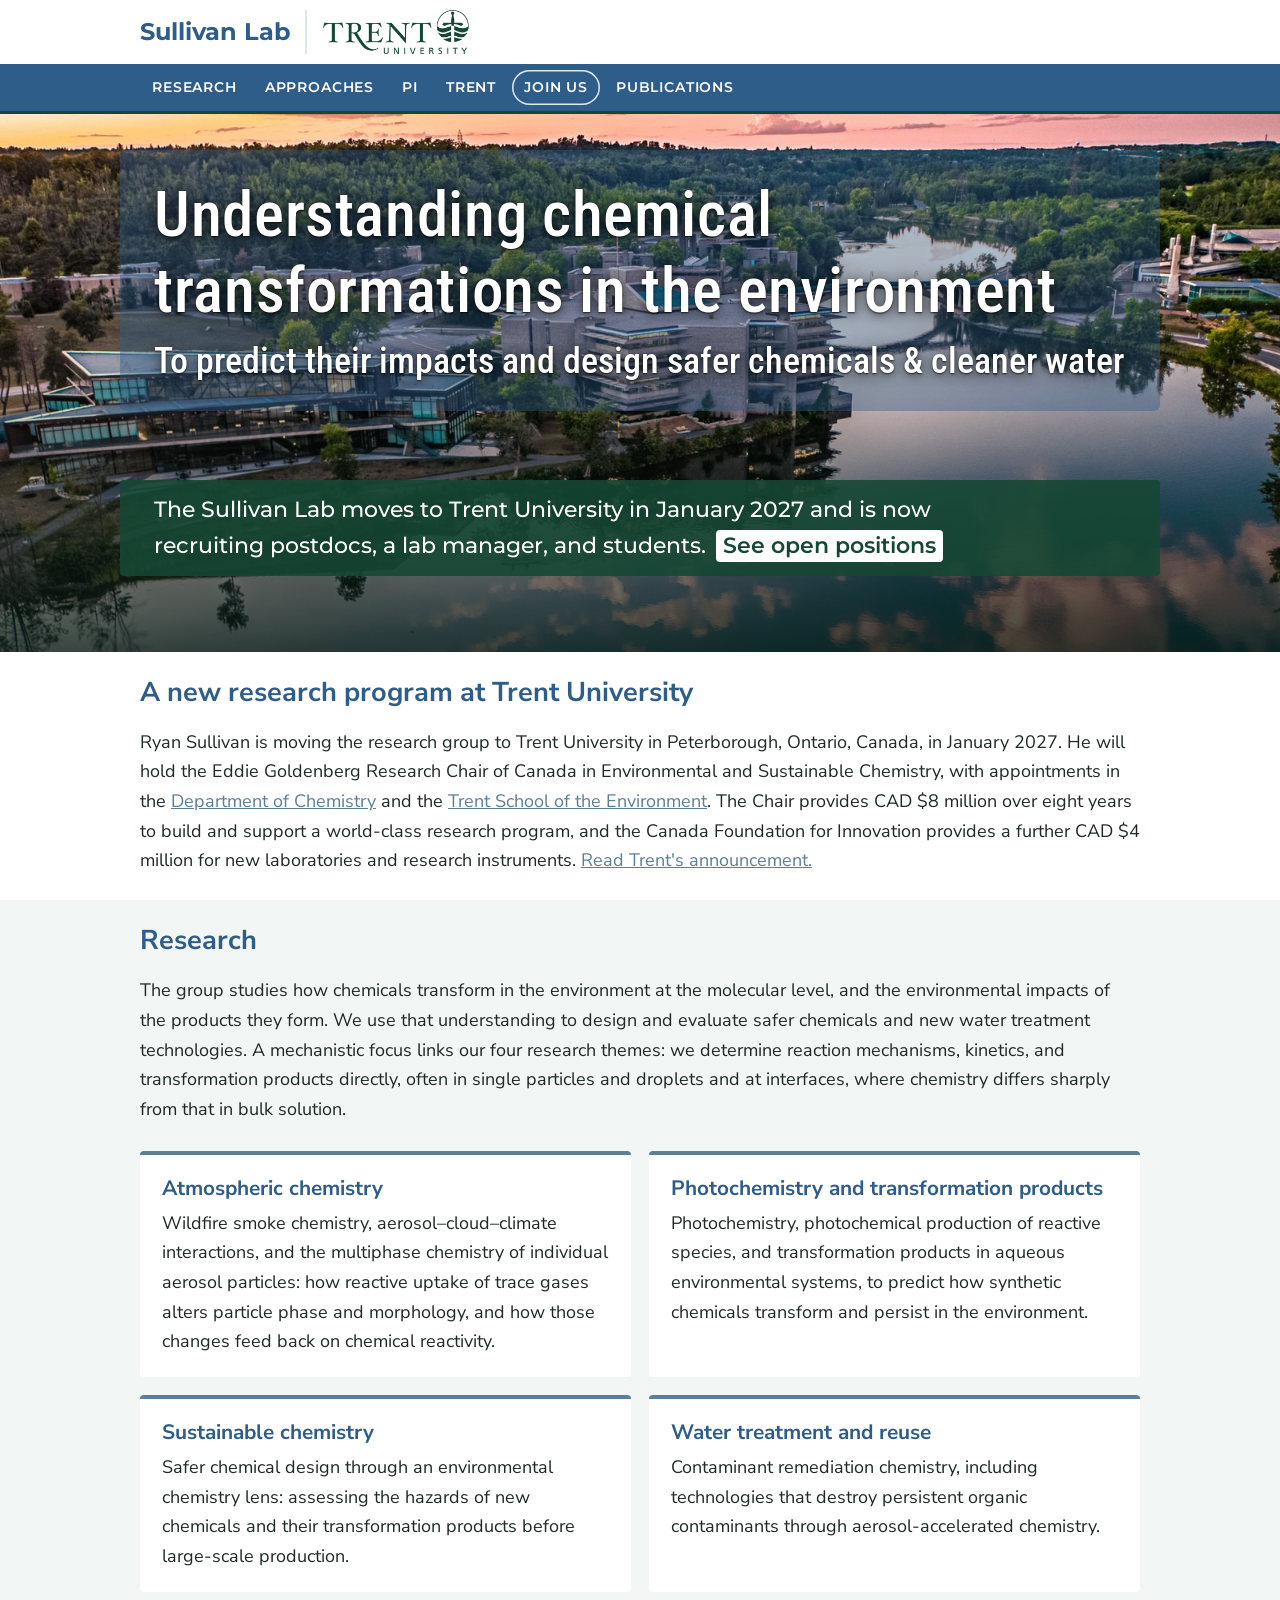
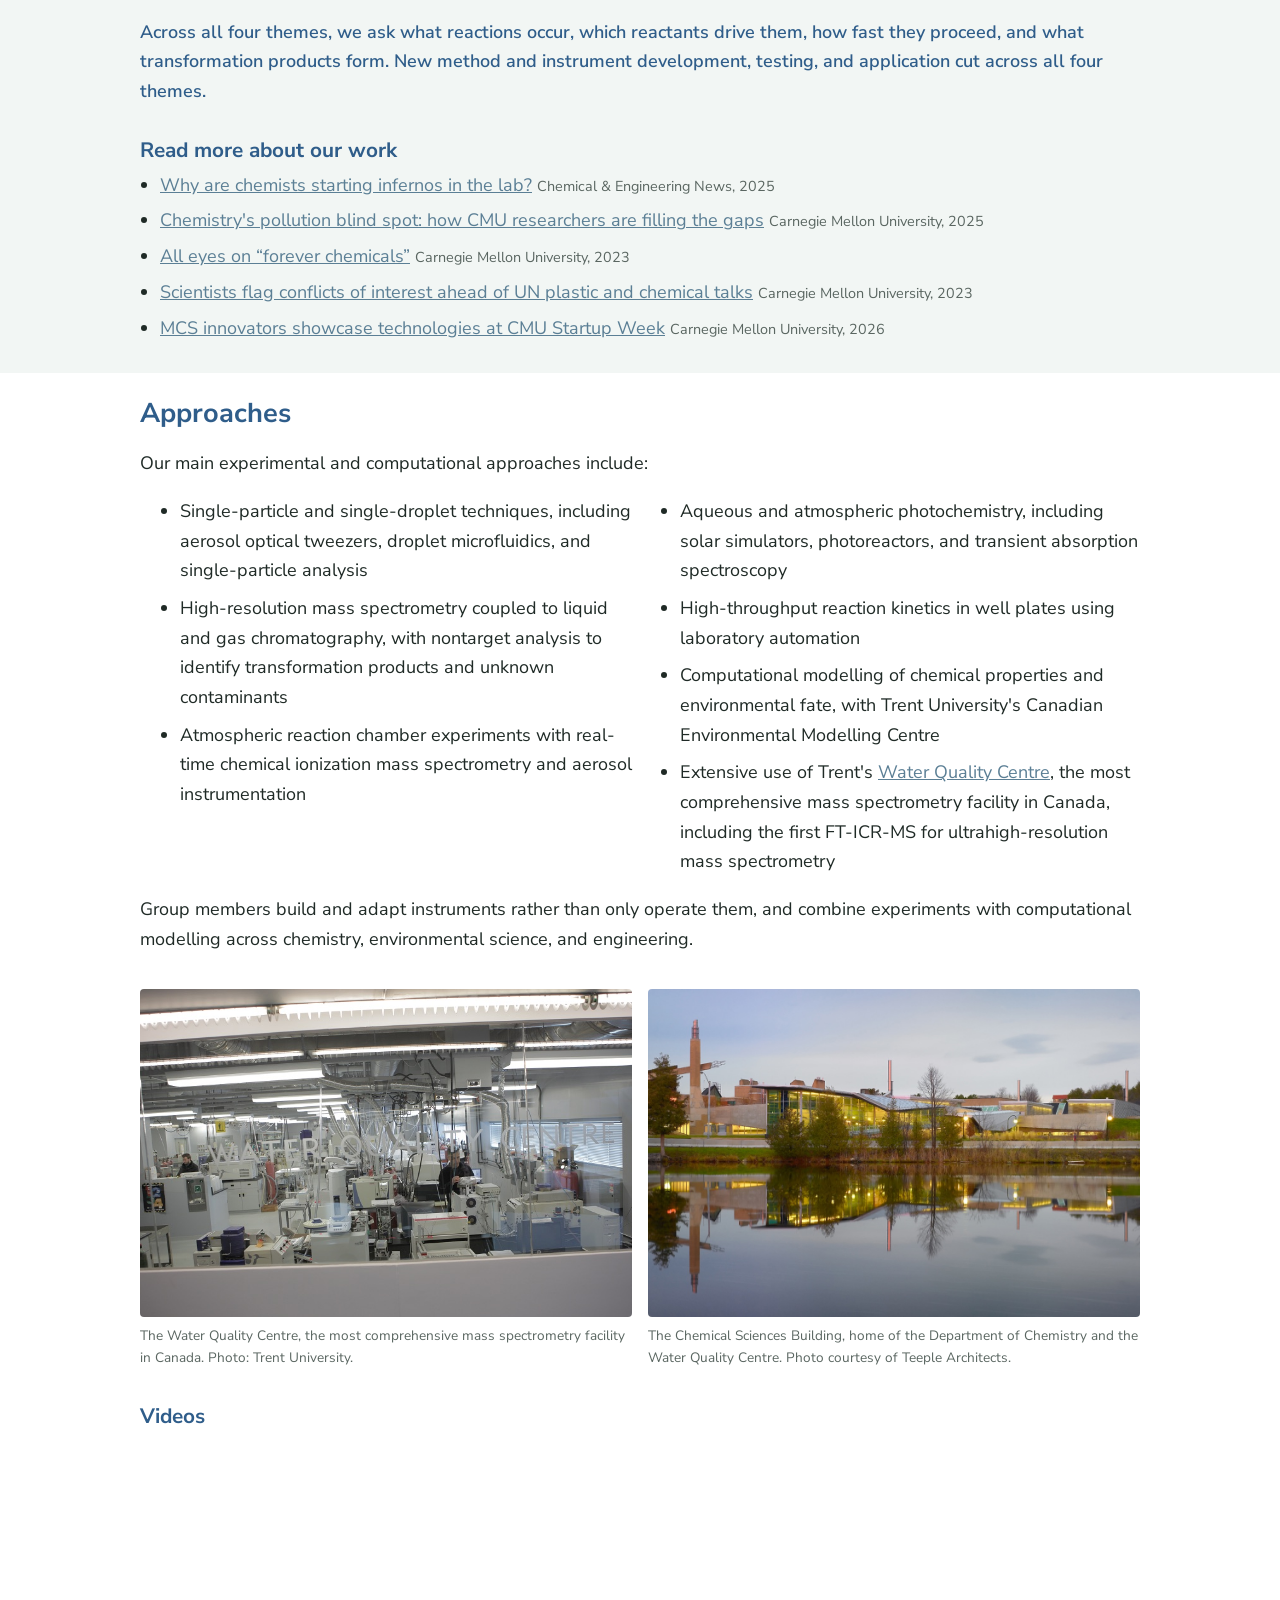
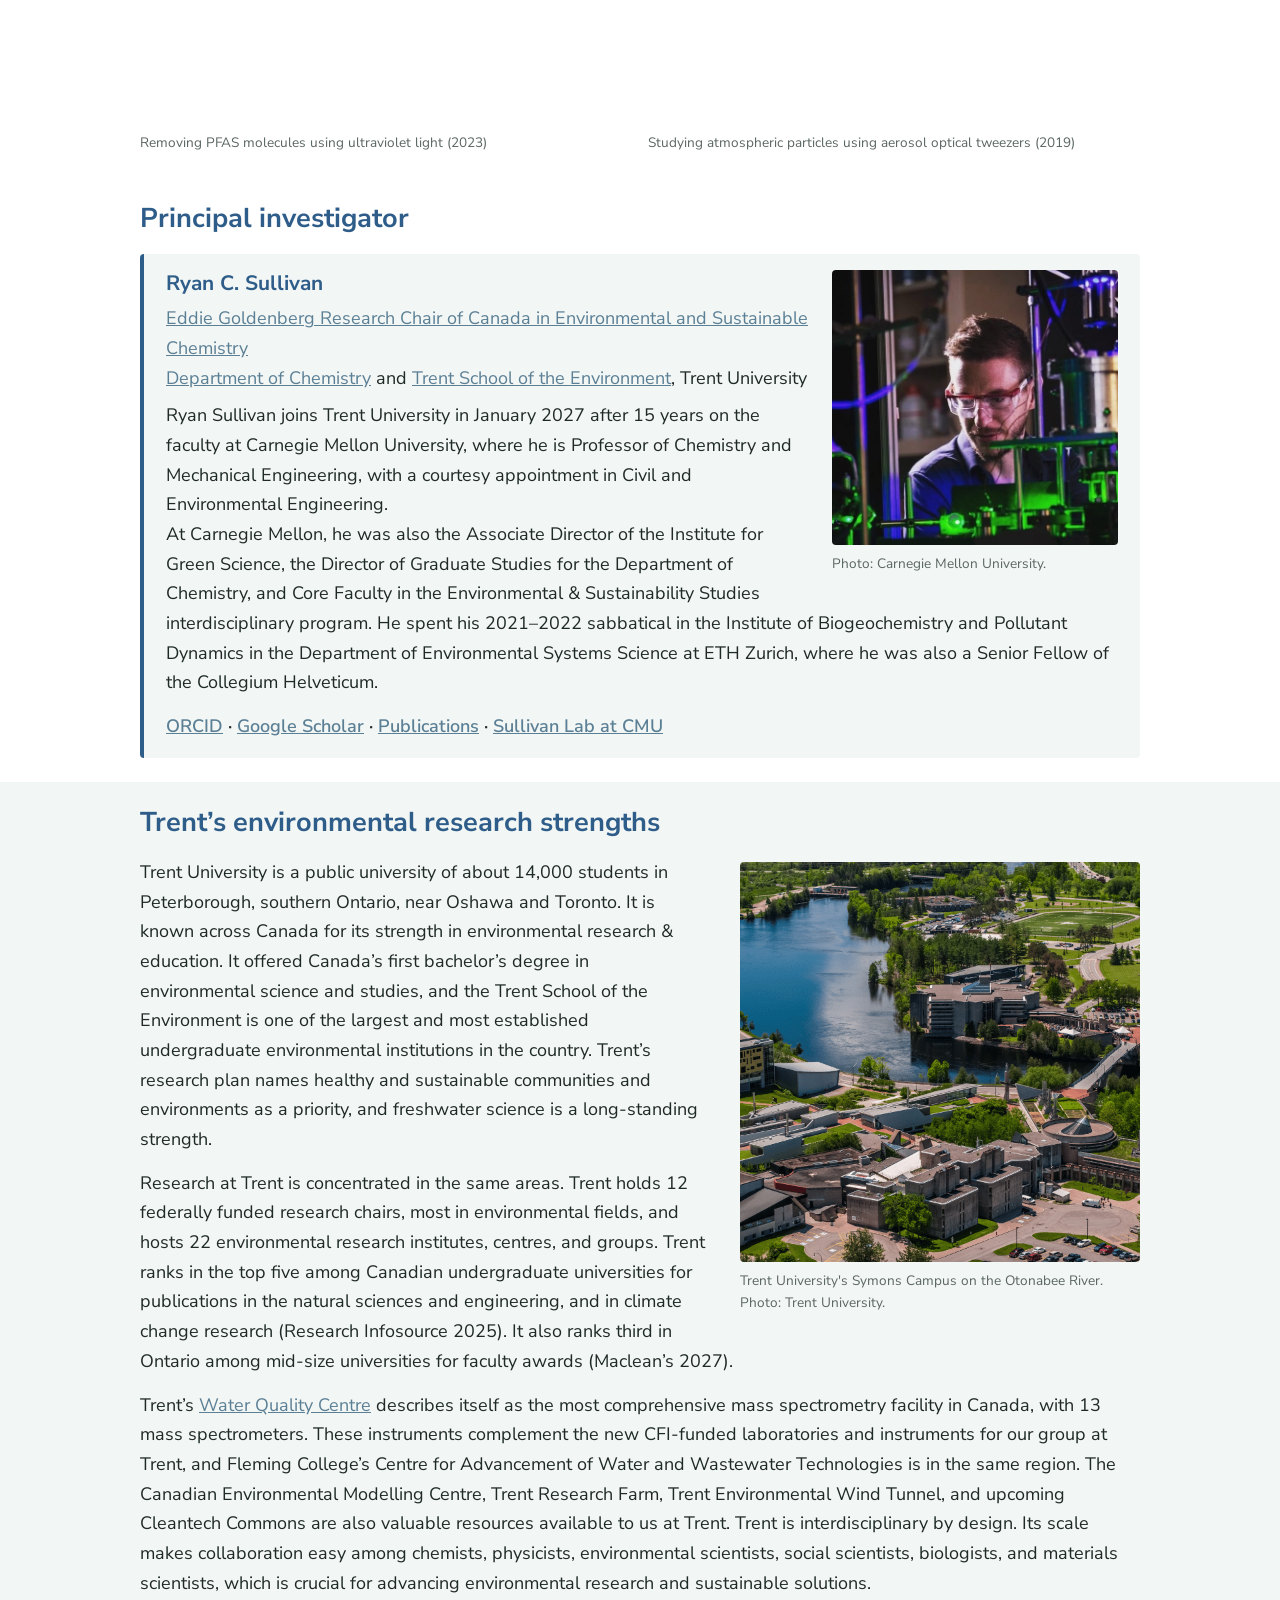
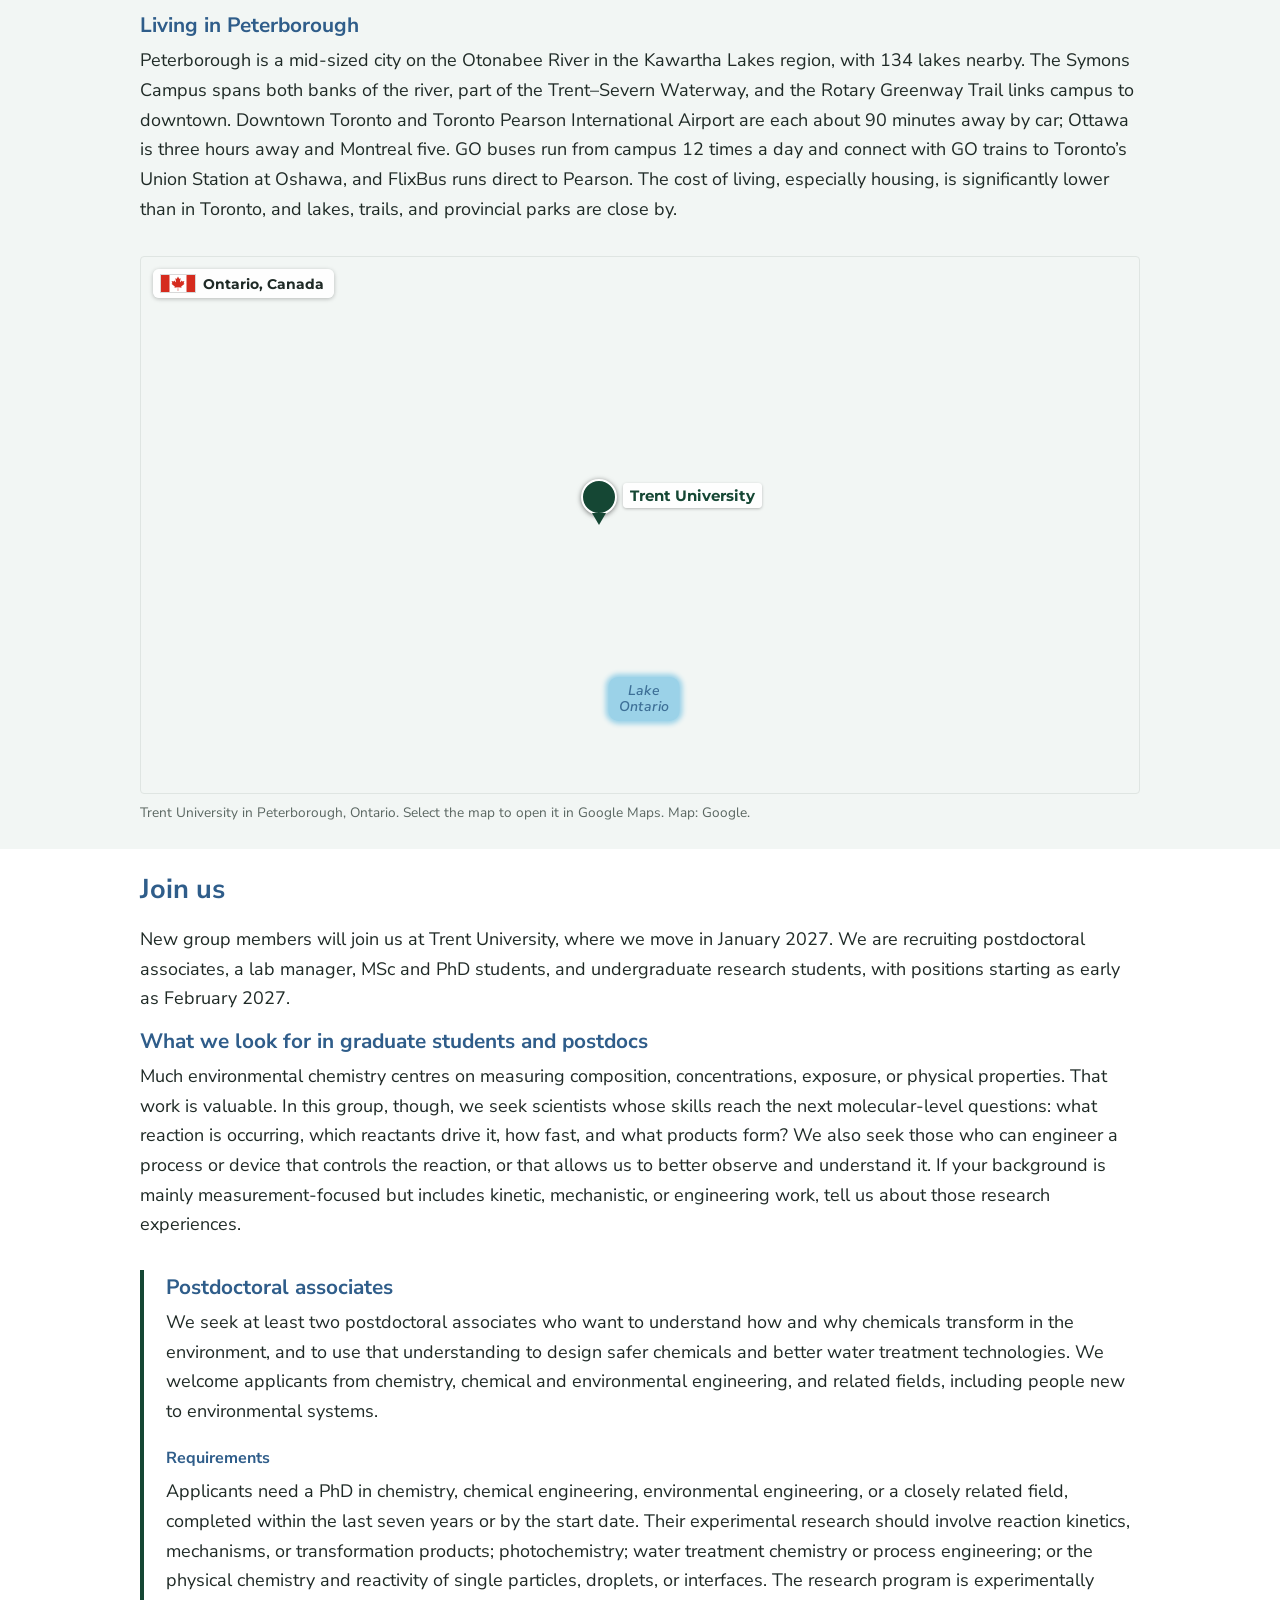
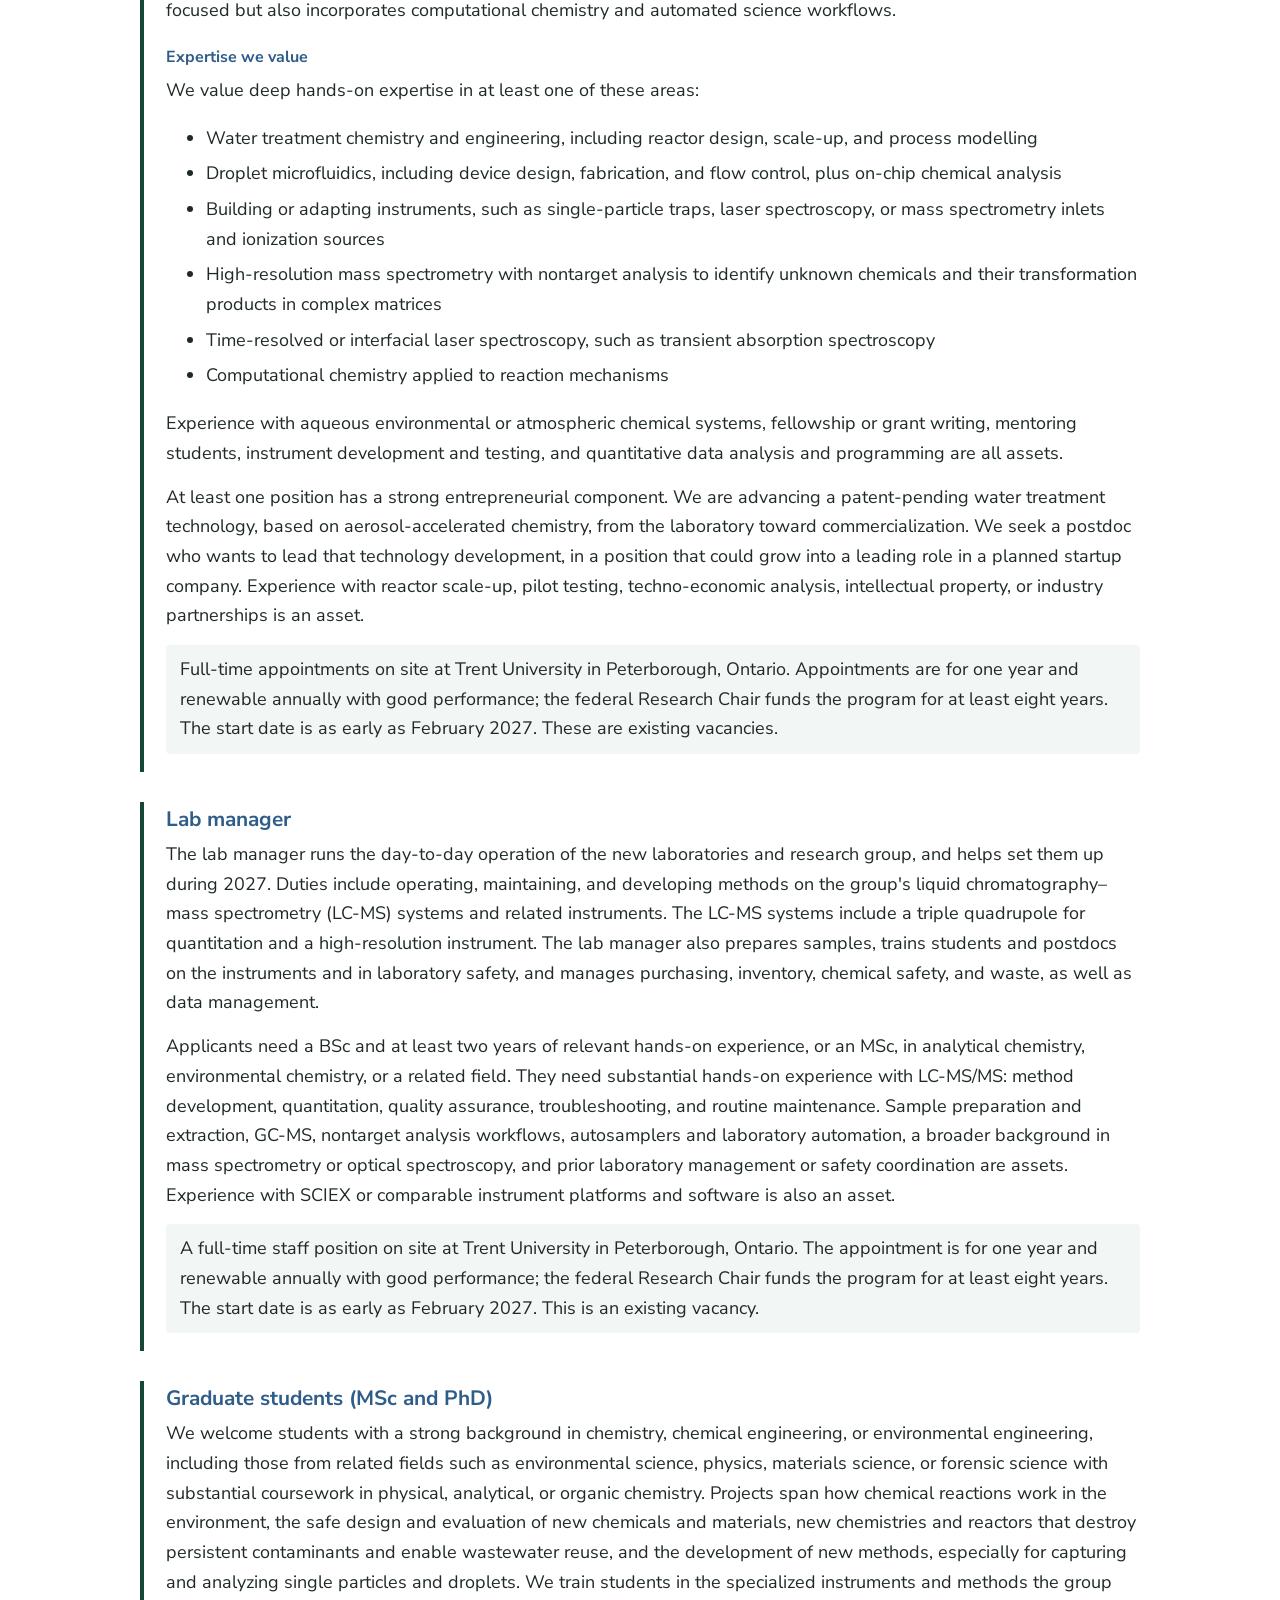
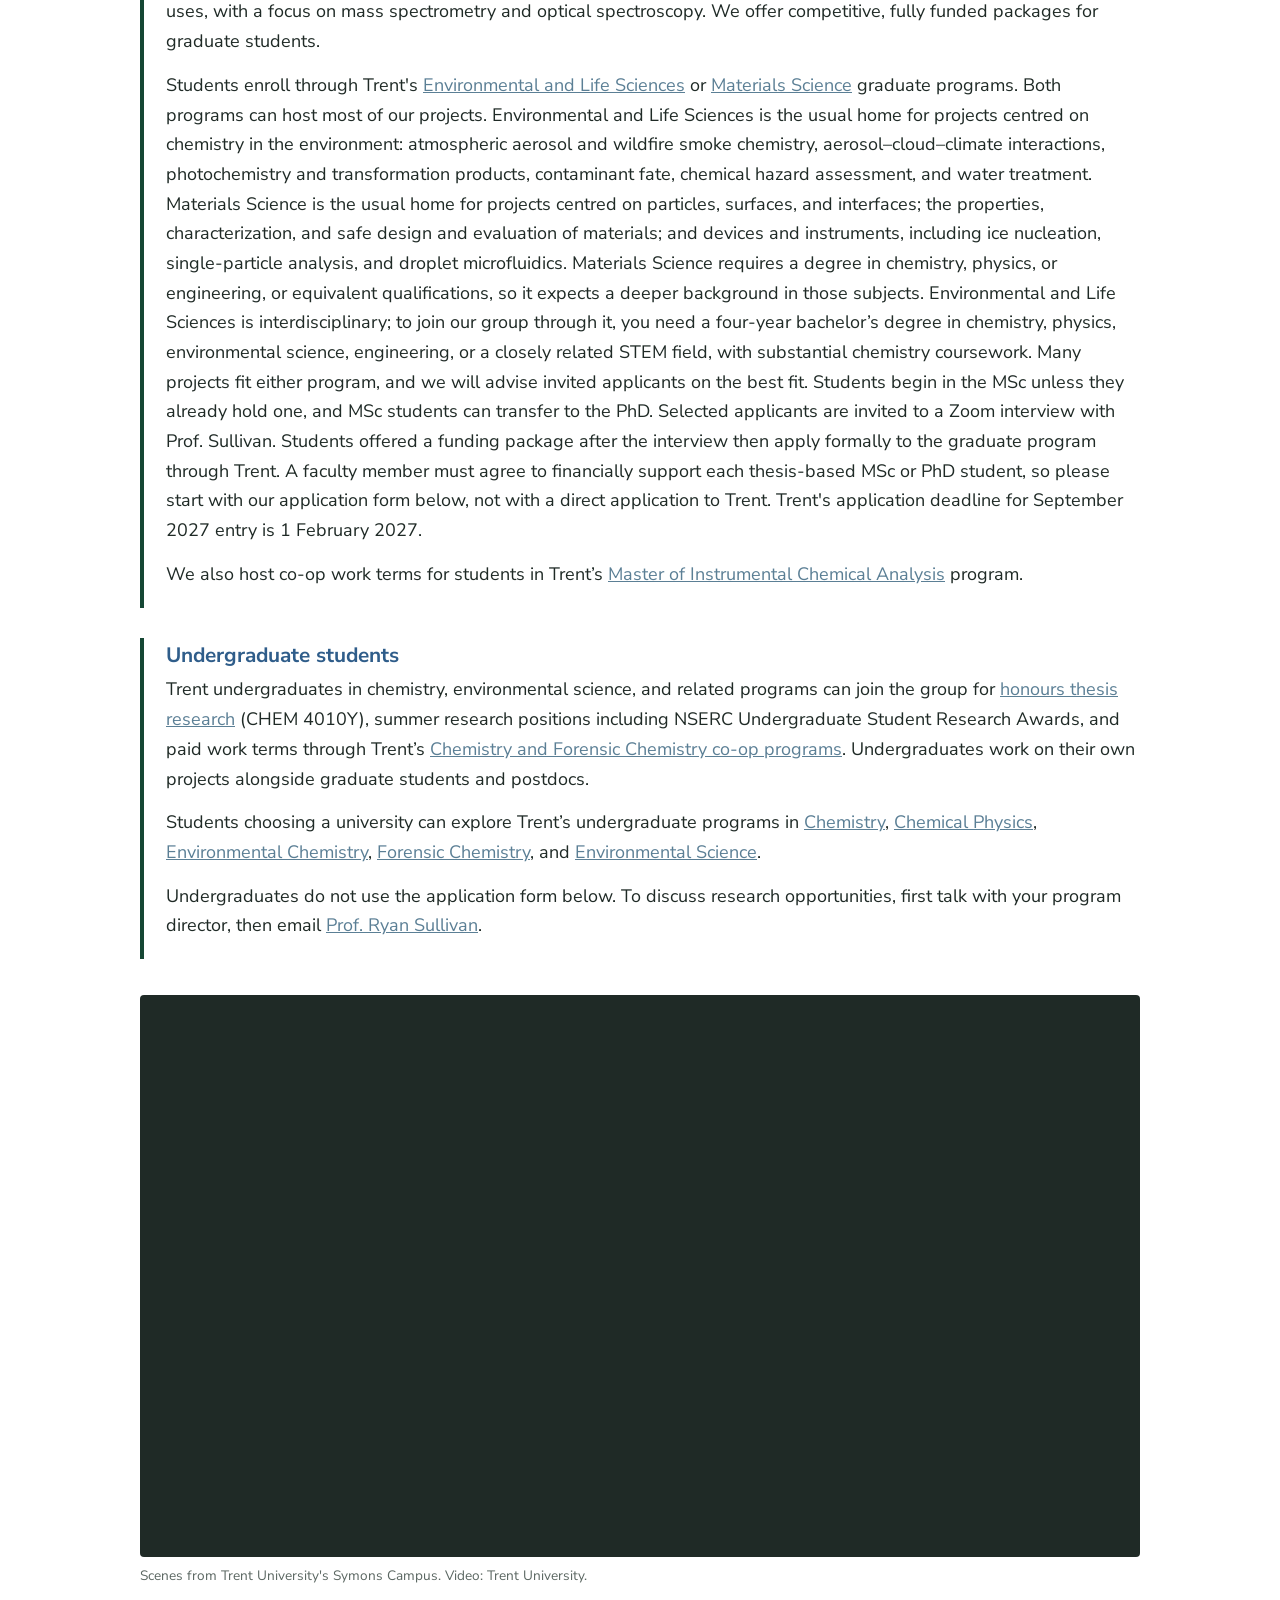
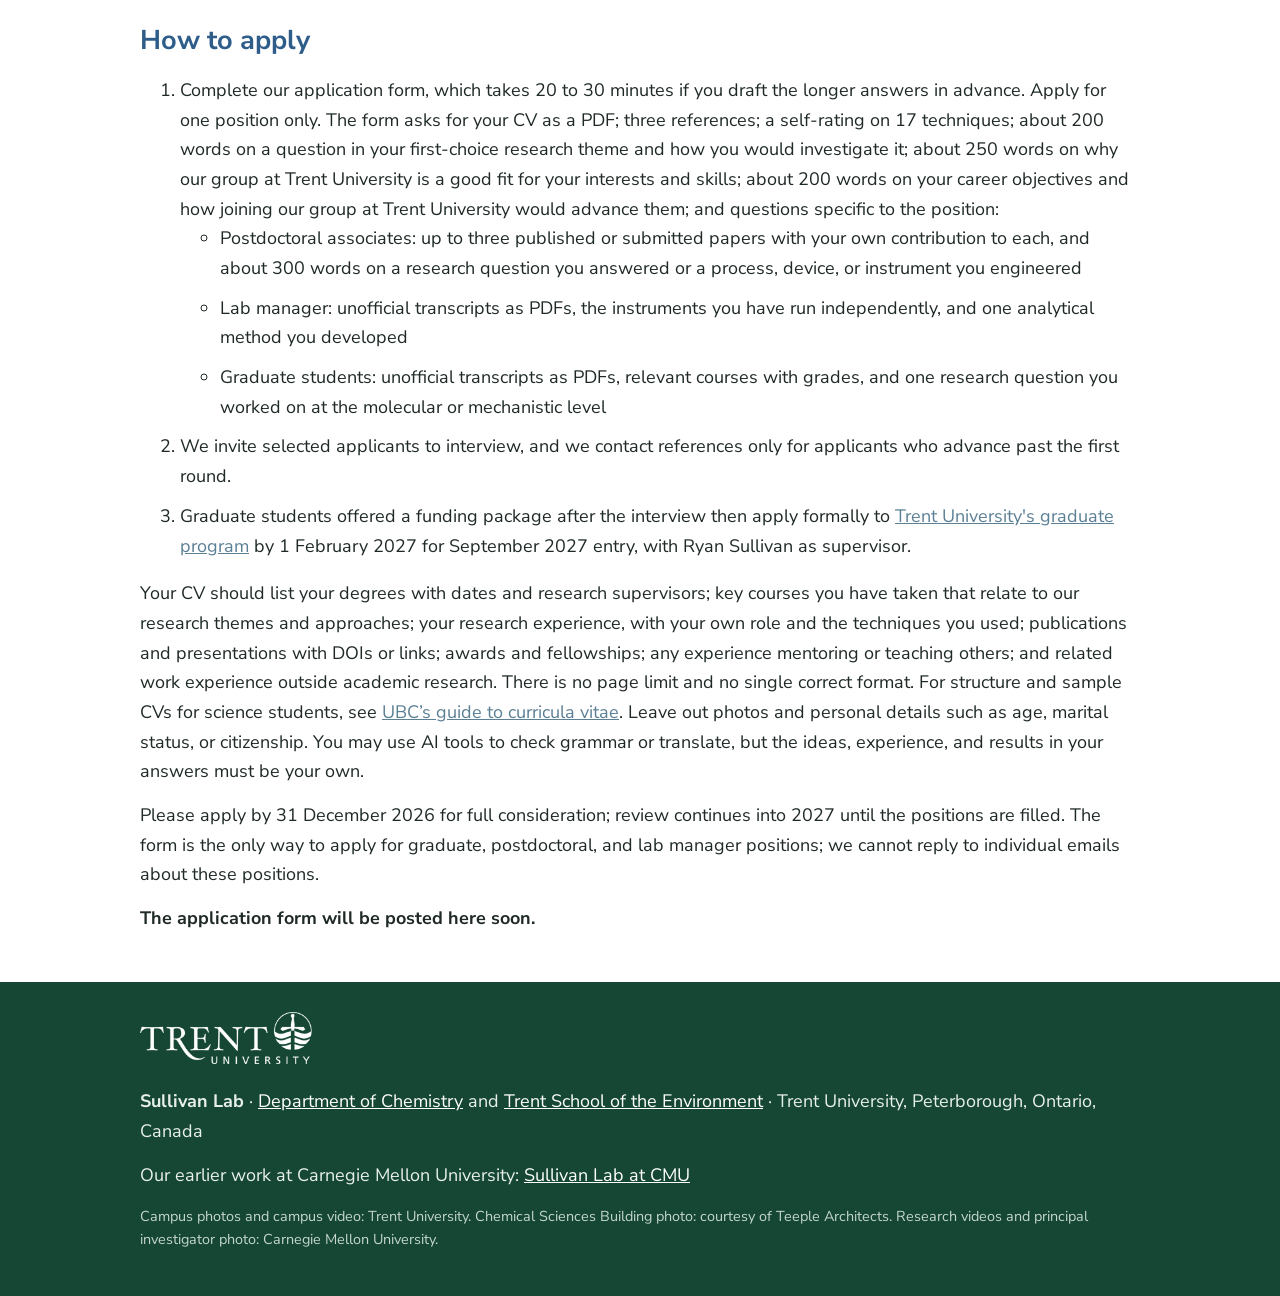
<file: index.html>
<!doctype html>
<html lang="en">
<head>
<meta charset="utf-8">
<meta name="viewport" content="width=device-width, initial-scale=1">
<title>Sullivan Lab | Environmental &amp; Sustainable Chemistry at Trent University</title>
<meta name="description" content="Environmental and sustainable chemistry at Trent University, Peterborough, Ontario: atmospheric aerosol and wildfire smoke chemistry, photochemistry, safer chemicals, and water treatment. Recruiting postdocs, MSc and PhD students, and a lab manager.">
<link rel="canonical" href="https://sullivanlab.ca/">
<link rel="preconnect" href="https://fonts.googleapis.com">
<link rel="preconnect" href="https://fonts.gstatic.com" crossorigin>
<link href="https://fonts.googleapis.com/css2?family=Roboto+Condensed:wght@500&family=Montserrat:wght@400;500;600;700&family=Nunito+Sans:wght@400;600;700&display=swap" rel="stylesheet">
<link rel="stylesheet" href="css/site.css?v=28">
<link rel="icon" type="image/svg+xml" href="images/favicon.svg">
<meta property="og:type" content="website">
<meta property="og:url" content="https://sullivanlab.ca/">
<meta property="og:title" content="Sullivan Lab | Environmental &amp; Sustainable Chemistry at Trent University">
<meta property="og:description" content="Understanding chemical transformations in the environment to predict their impacts and design safer chemicals and cleaner water. Now recruiting postdoctoral associates, a lab manager, graduate students, and undergraduate research students.">
<meta property="og:image" content="https://sullivanlab.ca/images/trent-bata-library-sunset.jpg">
<meta name="twitter:card" content="summary_large_image">
</head>
<body>

<header class="site-header">
  <div class="wrap header-inner">
    <a class="brand" href="index.html">Sullivan Lab</a>
    <a class="brand-logo" href="https://www.trentu.ca/"><span><img src="images/trent-logo.png" alt="Trent University" width="146" height="44"></span></a>
  </div>
  <div class="nav-ribbon">
    <div class="wrap">
      <nav aria-label="Main">
      <a href="#research">Research</a>
      <a href="#approaches">Approaches</a>
      <a href="#pi">PI</a>
      <a href="#trent">Trent</a>
      <a href="#join" class="join">Join us</a>
      <a href="publications.html">Publications</a>
      </nav>
    </div>
  </div>
</header>

<section class="hero" aria-label="Introduction">
  <img src="images/trent-bata-library-sunset.jpg" alt="Bata Library and the Chemical Sciences Building on the Otonabee River at sunset">
  <div class="hero-text">
    <div class="wrap">
      <div class="hero-head">
        <h1>Understanding chemical transformations in the&nbsp;environment</h1>
        <p class="tagline">To predict their impacts and design safer chemicals &amp; cleaner&nbsp;water</p>
      </div>
      <p class="hero-news">The Sullivan Lab moves to Trent University in January 2027 and is now recruiting postdocs, a lab manager, and students. <a class="hero-cta" href="#join">See open positions</a></p>
    </div>
  </div>
</section>

<main>

<section class="wrap section" id="about">
  <h2>A new research program at Trent University</h2>
  <p>Ryan Sullivan is moving the research group to Trent University in Peterborough, Ontario, Canada, in January 2027. He will hold the Eddie Goldenberg Research Chair of Canada in Environmental and Sustainable Chemistry, with appointments in the <a href="https://www.trentu.ca/chemistry/">Department of Chemistry</a> and the <a href="https://www.trentu.ca/environment/">Trent School of the Environment</a>. The Chair provides CAD $8 million over eight years to build and support a world-class research program, and the Canada Foundation for Innovation provides a further CAD $4 million for new laboratories and research instruments. <a href="https://www.trentu.ca/news/story/26/08/27/trent-university-awarded-two-prestigious-eddie-goldenberg-research-chairs">Read Trent's announcement.</a></p>
</section>

<section class="section tint" id="research">
  <div class="wrap">
    <h2>Research</h2>
    <p>The group studies how chemicals transform in the environment at the molecular level, and the environmental impacts of the products they form. We use that understanding to design and evaluate safer chemicals and new water treatment technologies. A mechanistic focus links our four research themes: we determine reaction mechanisms, kinetics, and transformation products directly, often in single particles and droplets and at interfaces, where chemistry differs sharply from that in bulk solution.</p>
    <div class="themes">
      <article class="theme">
        <h3>Atmospheric chemistry</h3>
        <p>Wildfire smoke chemistry, aerosol&ndash;cloud&ndash;climate interactions, and the multiphase chemistry of individual aerosol particles: how reactive uptake of trace gases alters particle phase and morphology, and how those changes feed back on chemical reactivity.</p>
      </article>
      <article class="theme">
        <h3>Photochemistry and transformation products</h3>
        <p>Photochemistry, photochemical production of reactive species, and transformation products in aqueous environmental systems, to predict how synthetic chemicals transform and persist in the environment.</p>
      </article>
      <article class="theme">
        <h3>Sustainable chemistry</h3>
        <p>Safer chemical design through an environmental chemistry lens: assessing the hazards of new chemicals and their transformation products before large-scale production.</p>
      </article>
      <article class="theme">
        <h3>Water treatment and reuse</h3>
        <p>Contaminant remediation chemistry, including technologies that destroy persistent organic contaminants through aerosol-accelerated chemistry.</p>
      </article>
    </div>
    <p class="lead-out">Across all four themes, we ask what reactions occur, which reactants drive them, how fast they proceed, and what transformation products form. New method and instrument development, testing, and application cut across all four themes.</p>
    <h3 class="read-more-title">Read more about our work</h3>
    <ul class="read-more">
      <li><a href="https://cen.acs.org/environment/atmospheric-chemistry/why-chemists-starting-infernos-lab/103/web/2025/08">Why are chemists starting infernos in the lab?</a> <span>Chemical &amp; Engineering News, 2025</span></li>
      <li><a href="https://www.cmu.edu/mcs/news-events/2025/0707-sustainability-story-initiator">Chemistry's pollution blind spot: how CMU researchers are filling the gaps</a> <span>Carnegie Mellon University, 2025</span></li>
      <li><a href="https://engineering.cmu.edu/news-events/news/2023/02/23-forever-chemicals.html">All eyes on &ldquo;forever chemicals&rdquo;</a> <span>Carnegie Mellon University, 2023</span></li>
      <li><a href="https://www.cmu.edu/chemistry/news-events/2023/1113_scientists-flag-conflict-interest.html">Scientists flag conflicts of interest ahead of UN plastic and chemical talks</a> <span>Carnegie Mellon University, 2023</span></li>
      <li><a href="https://www.cmu.edu/mcs/news-events/2026/0921_lab-to-market">MCS innovators showcase technologies at CMU Startup Week</a> <span>Carnegie Mellon University, 2026</span></li>
    </ul>
  </div>
</section>

<section class="wrap section" id="approaches">
  <h2>Approaches</h2>
  <p>Our main experimental and computational approaches include:</p>
  <ul class="approaches">
    <li>Single-particle and single-droplet techniques, including aerosol optical tweezers, droplet microfluidics, and single-particle analysis</li>
    <li>High-resolution mass spectrometry coupled to liquid and gas chromatography, with nontarget analysis to identify transformation products and unknown contaminants</li>
    <li>Atmospheric reaction chamber experiments with real-time chemical ionization mass spectrometry and aerosol instrumentation</li>
    <li>Aqueous and atmospheric photochemistry, including solar simulators, photoreactors, and transient absorption spectroscopy</li>
    <li>High-throughput reaction kinetics in well plates using laboratory automation</li>
    <li>Computational modelling of chemical properties and environmental fate, with Trent University's Canadian Environmental Modelling Centre</li>
    <li>Extensive use of Trent's <a href="https://www.trentu.ca/wqc/">Water Quality Centre</a>, the most comprehensive mass spectrometry facility in Canada, including the first FT-ICR-MS for ultrahigh-resolution mass spectrometry</li>
  </ul>
  <p>Group members build and adapt instruments rather than only operate them, and combine experiments with computational modelling across chemistry, environmental science, and engineering.</p>

  <div class="pair">
    <figure>
      <div class="pair-img wqc"><img src="images/trent-water-quality-centre.jpg" alt="The Water Quality Centre laboratory seen through its glass wall, with rows of mass spectrometers" loading="lazy"></div>
      <figcaption>The Water Quality Centre, the most comprehensive mass spectrometry facility in Canada. Photo: Trent University.</figcaption>
    </figure>
    <figure>
      <div class="pair-img"><img src="images/trent-chemical-sciences-building.jpg" alt="Trent University's Chemical Sciences Building at dusk, reflected in the Otonabee River" loading="lazy" style="object-position: 35% 50%"></div>
      <figcaption>The Chemical Sciences Building, home of the Department of Chemistry and the Water Quality Centre. Photo courtesy of Teeple Architects.</figcaption>
    </figure>
  </div>

  <h3 class="videos-title">Videos</h3>
  <div class="videos">
    <figure>
      <div class="video"><iframe src="https://www.youtube-nocookie.com/embed/9t5yznpAjZo" title="Removing PFAS Molecules Using Ultraviolet Light" loading="lazy" allow="accelerometer; encrypted-media; gyroscope; picture-in-picture" allowfullscreen></iframe></div>
      <figcaption>Removing PFAS molecules using ultraviolet light (2023)</figcaption>
    </figure>
    <figure>
      <div class="video"><iframe src="https://www.youtube-nocookie.com/embed/tDv1KbER9ic" title="Studying Atmospheric Particles Using Aerosol Optical Tweezers" loading="lazy" allow="accelerometer; encrypted-media; gyroscope; picture-in-picture" allowfullscreen></iframe></div>
      <figcaption>Studying atmospheric particles using aerosol optical tweezers (2019)</figcaption>
    </figure>
  </div>
</section>

<section class="wrap section" id="pi">
  <h2>Principal investigator</h2>
  <div class="person">
    <figure class="pi-photo">
      <img src="images/ryan-sullivan-lab.jpg" alt="Ryan Sullivan at an aerosol optical tweezers instrument" width="596" height="573">
      <figcaption>Photo: Carnegie Mellon University.</figcaption>
    </figure>
    <h3>Ryan C. Sullivan</h3>
    <p class="role"><a href="https://www.trentu.ca/news/story/26/08/27/trent-university-awarded-two-prestigious-eddie-goldenberg-research-chairs">Eddie Goldenberg Research Chair of Canada in Environmental and Sustainable Chemistry</a><br><a href="https://www.trentu.ca/chemistry/">Department of Chemistry</a> and <a href="https://www.trentu.ca/environment/">Trent School of the Environment</a>, Trent University</p>
    <p>Ryan Sullivan joins Trent University in January 2027 after 15 years on the faculty at Carnegie Mellon University, where he is Professor of Chemistry and Mechanical Engineering, with a courtesy appointment in Civil and Environmental Engineering.<br>At Carnegie Mellon, he was also the Associate Director of the Institute for Green Science, the Director of Graduate Studies for the Department of Chemistry, and Core Faculty in the Environmental &amp; Sustainability Studies interdisciplinary program. He spent his 2021&ndash;2022 sabbatical in the Institute of Biogeochemistry and Pollutant Dynamics in the Department of Environmental Systems Science at ETH Zurich, where he was also a Senior Fellow of the Collegium Helveticum.</p>
    <p class="person-links"><a href="https://orcid.org/0000-0003-0701-7158">ORCID</a> <span aria-hidden="true">&middot;</span> <a href="https://scholar.google.com/citations?user=8EppB1cAAAAJ">Google Scholar</a> <span aria-hidden="true">&middot;</span> <a href="publications.html">Publications</a> <span aria-hidden="true">&middot;</span> <a href="https://groups.chem.cmu.edu/sullivan/">Sullivan Lab at CMU</a></p>
  </div>
</section>

<section class="section tint" id="trent">
  <div class="wrap trent-wrap">
    <div>
      <h2>Trent&rsquo;s environmental research strengths</h2>
      <figure class="trent-photo">
        <img class="square" src="images/trent-symons-campus-aerial.png" alt="Aerial view of Trent University's Symons Campus and the Otonabee River" loading="lazy">
        <figcaption>Trent University's Symons Campus on the Otonabee River. Photo: Trent University.</figcaption>
      </figure>
      <p>Trent University is a public university of about 14,000 students in Peterborough, southern Ontario, near Oshawa and Toronto. It is known across Canada for its strength in environmental research &amp; education. It offered Canada&rsquo;s first bachelor&rsquo;s degree in environmental science and studies, and the Trent School of the Environment is one of the largest and most established undergraduate environmental institutions in the country. Trent&rsquo;s research plan names healthy and sustainable communities and environments as a priority, and freshwater science is a long-standing strength.</p>
      <p>Research at Trent is concentrated in the same areas. Trent holds 12 federally funded research chairs, most in environmental fields, and hosts 22 environmental research institutes, centres, and groups. Trent ranks in the top five among Canadian undergraduate universities for publications in the natural sciences and engineering, and in climate change research (Research Infosource 2025). It also ranks third in Ontario among mid-size universities for faculty awards (Maclean&rsquo;s 2027).</p>
      <p>Trent&rsquo;s <a href="https://www.trentu.ca/wqc/">Water Quality Centre</a> describes itself as the most comprehensive mass spectrometry facility in Canada, with 13 mass spectrometers. These instruments complement the new CFI-funded laboratories and instruments for our group at Trent, and Fleming College&rsquo;s Centre for Advancement of Water and Wastewater Technologies is in the same region. The Canadian Environmental Modelling Centre, Trent Research Farm, Trent Environmental Wind Tunnel, and upcoming Cleantech Commons are also valuable resources available to us at Trent. Trent is interdisciplinary by design. Its scale makes collaboration easy among chemists, physicists, environmental scientists, social scientists, biologists, and materials scientists, which is crucial for advancing environmental research and sustainable solutions.</p>
      <h3>Living in Peterborough</h3>
      <p>Peterborough is a mid-sized city on the Otonabee River in the Kawartha Lakes region, with 134 lakes nearby. The Symons Campus spans both banks of the river, part of the Trent&ndash;Severn Waterway, and the Rotary Greenway Trail links campus to downtown. Downtown Toronto and Toronto Pearson International Airport are each about 90 minutes away by car; Ottawa is three hours away and Montreal five. GO buses run from campus 12 times a day and connect with GO trains to Toronto&rsquo;s Union Station at Oshawa, and FlixBus runs direct to Pearson. The cost of living, especially housing, is significantly lower than in Toronto, and lakes, trails, and provincial parks are close by.</p>
    </div>
    <figure class="map">
      <a class="map-link" href="https://www.google.com/maps/place/Trent+University/@44.3568926,-78.2902114,15z" aria-label="Open Trent University in Google Maps">
        <iframe class="map-wide" src="https://maps.google.com/maps?ll=44.36,-78.04&amp;z=8&amp;t=m&amp;output=embed" title="Map of southern Ontario showing Trent University in Peterborough" tabindex="-1" loading="lazy"></iframe>
        <iframe class="map-narrow" src="https://maps.google.com/maps?ll=44.1,-78.0&amp;z=7&amp;t=m&amp;output=embed" title="Map of southern Ontario showing Trent University in Peterborough" tabindex="-1" loading="lazy"></iframe>
        <span class="map-pin" aria-hidden="true"><span class="map-dot"></span><span class="map-label">Trent University</span></span>
        <span class="map-badge" aria-hidden="true"><img src="images/flag-of-canada.svg" alt="">Ontario, Canada</span>
        <span class="map-lake" aria-hidden="true">Lake<br>Ontario</span>
        <span class="map-usa" aria-hidden="true">USA</span>
      </a>
      <figcaption>Trent University in Peterborough, Ontario. Select the map to open it in Google Maps. Map: Google.</figcaption>
    </figure>
  </div>
</section>

<section class="wrap section" id="join">
  <h2>Join us</h2>
  <p>New group members will join us at Trent University, where we move in January 2027. We are recruiting postdoctoral associates, a lab manager, MSc and PhD students, and undergraduate research students, with positions starting as early as February 2027.</p>
  <h3>What we look for in graduate students and postdocs</h3>
  <p>Much environmental chemistry centres on measuring composition, concentrations, exposure, or physical properties. That work is valuable. In this group, though, we seek scientists whose skills reach the next molecular-level questions: what reaction is occurring, which reactants drive it, how fast, and what products form? We also seek those who can engineer a process or device that controls the reaction, or that allows us to better observe and understand it. If your background is mainly measurement-focused but includes kinetic, mechanistic, or engineering work, tell us about those research experiences.</p>

  <article class="position">
    <h3>Postdoctoral associates</h3>
    <p>We seek at least two postdoctoral associates who want to understand how and why chemicals transform in the environment, and to use that understanding to design safer chemicals and better water treatment technologies. We welcome applicants from chemistry, chemical and environmental engineering, and related fields, including people new to environmental systems.</p>
    <h4>Requirements</h4>
    <p>Applicants need a PhD in chemistry, chemical engineering, environmental engineering, or a closely related field, completed within the last seven years or by the start date. Their experimental research should involve reaction kinetics, mechanisms, or transformation products; photochemistry; water treatment chemistry or process engineering; or the physical chemistry and reactivity of single particles, droplets, or interfaces. The research program is experimentally focused but also incorporates computational chemistry and automated science workflows.</p>
    <h4>Expertise we value</h4>
    <p>We value deep hands-on expertise in at least one of these areas:</p>
    <ul class="areas">
      <li>Water treatment chemistry and engineering, including reactor design, scale-up, and process modelling</li>
      <li>Droplet microfluidics, including device design, fabrication, and flow control, plus on-chip chemical analysis</li>
      <li>Building or adapting instruments, such as single-particle traps, laser spectroscopy, or mass spectrometry inlets and ionization sources</li>
      <li>High-resolution mass spectrometry with nontarget analysis to identify unknown chemicals and their transformation products in complex matrices</li>
      <li>Time-resolved or interfacial laser spectroscopy, such as transient absorption spectroscopy</li>
      <li>Computational chemistry applied to reaction mechanisms</li>
    </ul>
    <p>Experience with aqueous environmental or atmospheric chemical systems, fellowship or grant writing, mentoring students, instrument development and testing, and quantitative data analysis and programming are all assets.</p>
    <p>At least one position has a strong entrepreneurial component. We are advancing a patent-pending water treatment technology, based on aerosol-accelerated chemistry, from the laboratory toward commercialization. We seek a postdoc who wants to lead that technology development, in a position that could grow into a leading role in a planned startup company. Experience with reactor scale-up, pilot testing, techno-economic analysis, intellectual property, or industry partnerships is an asset.</p>
    <p class="terms">Full-time appointments on site at Trent University in Peterborough, Ontario. Appointments are for one year and renewable annually with good performance; the federal Research Chair funds the program for at least eight years. The start date is as early as February 2027. These are existing vacancies.</p>
  </article>

  <article class="position">
    <h3>Lab manager</h3>
    <p>The lab manager runs the day-to-day operation of the new laboratories and research group, and helps set them up during 2027. Duties include operating, maintaining, and developing methods on the group's liquid chromatography&ndash;mass spectrometry (LC-MS) systems and related instruments. The LC-MS systems include a triple quadrupole for quantitation and a high-resolution instrument. The lab manager also prepares samples, trains students and postdocs on the instruments and in laboratory safety, and manages purchasing, inventory, chemical safety, and waste, as well as data management.</p>
    <p>Applicants need a BSc and at least two years of relevant hands-on experience, or an MSc, in analytical chemistry, environmental chemistry, or a related field. They need substantial hands-on experience with LC-MS/MS: method development, quantitation, quality assurance, troubleshooting, and routine maintenance. Sample preparation and extraction, GC-MS, nontarget analysis workflows, autosamplers and laboratory automation, a broader background in mass spectrometry or optical spectroscopy, and prior laboratory management or safety coordination are assets. Experience with SCIEX or comparable instrument platforms and software is also an asset.</p>
    <!-- Salary range hidden until HR confirms it. Restore as: The salary is CAD X–Y per year, plus benefits, ... -->
    <p class="terms">A full-time staff position on site at Trent University in Peterborough, Ontario. The appointment is for one year and renewable annually with good performance; the federal Research Chair funds the program for at least eight years. The start date is as early as February 2027. This is an existing vacancy.</p>
  </article>

  <article class="position">
    <h3>Graduate students (MSc and PhD)</h3>
    <p>We welcome students with a strong background in chemistry, chemical engineering, or environmental engineering, including those from related fields such as environmental science, physics, materials science, or forensic science with substantial coursework in physical, analytical, or organic chemistry. Projects span how chemical reactions work in the environment, the safe design and evaluation of new chemicals and materials, new chemistries and reactors that destroy persistent contaminants and enable wastewater reuse, and the development of new methods, especially for capturing and analyzing single particles and droplets. We train students in the specialized instruments and methods the group uses, with a focus on mass spectrometry and optical spectroscopy. We offer competitive, fully funded packages for graduate students.</p>
    <p>Students enroll through Trent's <a href="https://www.trentu.ca/els">Environmental and Life Sciences</a> or <a href="https://www.trentu.ca/materialsscience">Materials Science</a> graduate programs. Both programs can host most of our projects. Environmental and Life Sciences is the usual home for projects centred on chemistry in the environment: atmospheric aerosol and wildfire smoke chemistry, aerosol&ndash;cloud&ndash;climate interactions, photochemistry and transformation products, contaminant fate, chemical hazard assessment, and water treatment. Materials Science is the usual home for projects centred on particles, surfaces, and interfaces; the properties, characterization, and safe design and evaluation of materials; and devices and instruments, including ice nucleation, single-particle analysis, and droplet microfluidics. Materials Science requires a degree in chemistry, physics, or engineering, or equivalent qualifications, so it expects a deeper background in those subjects. Environmental and Life Sciences is interdisciplinary; to join our group through it, you need a four-year bachelor&rsquo;s degree in chemistry, physics, environmental science, engineering, or a closely related STEM field, with substantial chemistry coursework. Many projects fit either program, and we will advise invited applicants on the best fit. Students begin in the MSc unless they already hold one, and MSc students can transfer to the PhD. Selected applicants are invited to a Zoom interview with Prof. Sullivan. Students offered a funding package after the interview then apply formally to the graduate program through Trent. A faculty member must agree to financially support each thesis-based MSc or PhD student, so please start with our application form below, not with a direct application to Trent. Trent's application deadline for September 2027 entry is 1 February 2027.</p>
    <p>We also host co-op work terms for students in Trent&rsquo;s <a href="https://www.trentu.ca/mica/">Master of Instrumental Chemical Analysis</a> program.</p>
  </article>

  <article class="position">
    <h3>Undergraduate students</h3>
    <p>Trent undergraduates in chemistry, environmental science, and related programs can join the group for <a href="https://www.trentu.ca/chemistry/node/10">honours thesis research</a> (CHEM 4010Y), summer research positions including NSERC Undergraduate Student Research Awards, and paid work terms through Trent&rsquo;s <a href="https://www.trentu.ca/careerspace/node/395">Chemistry and Forensic Chemistry co-op programs</a>. Undergraduates work on their own projects alongside graduate students and postdocs.</p>
    <p>Students choosing a university can explore Trent&rsquo;s undergraduate programs in <a href="https://www.trentu.ca/futurestudents/program/chemistry">Chemistry</a>, <a href="https://www.trentu.ca/futurestudents/program/chemical-physics">Chemical Physics</a>, <a href="https://www.trentu.ca/futurestudents/program/environmental-chemistry">Environmental Chemistry</a>, <a href="https://www.trentu.ca/futurestudents/program/forensic-chemistry">Forensic Chemistry</a>, and <a href="https://www.trentu.ca/futurestudents/program/bachelor-environmental-science-studies">Environmental Science</a>.</p>
    <p>Undergraduates do not use the application form below. To discuss research opportunities, first talk with your program director, then email <a href="https://www.trentu.ca/chemistry/faculty-research/faculty">Prof. Ryan Sullivan</a>.</p>
  </article>
</section>

<figure class="wrap campus-loop">
  <div style="position: relative">
    <video id="campus-loop" muted autoplay playsinline preload="auto" aria-label="Short silent montage of Trent's Symons Campus: rowing on the Otonabee River, a science building at dusk, researchers in the lab, a research garden, and the river from above" src="https://trentu.widen.net/content/sgasat0sad/mp4/Trent-main-homepage-video.mp4?quality=hd&amp;u=963kki" style="position: relative; transition: opacity 0.6s"></video>
    <video id="campus-loop-b" muted playsinline preload="auto" aria-hidden="true" src="https://trentu.widen.net/content/sgasat0sad/mp4/Trent-main-homepage-video.mp4?quality=hd&amp;u=963kki" style="position: absolute; inset: 0; height: 100%; opacity: 0; transition: opacity 0.6s"></video>
  </div>
  <figcaption>Scenes from Trent University's Symons Campus. Video: Trent University.</figcaption>
</figure>
<script>
/* Plays selected shots from Trent's homepage video on a loop, cross-fading between them.
   Two copies of the video alternate: the next shot is cued in the hidden copy, then faded in.
   In and out points sit clear of the dissolves in Trent's own edit. */
(function () {
  var a = document.getElementById('campus-loop'), b = document.getElementById('campus-loop-b');
  if (!a || !b) return;
  var shots = [[0.1, 3.8], [29.8, 32.8], [40.3, 41.9], [49.0, 51.7], [37.2, 39.4], [57.2, 61.8]];
  var FADE = 0.6;
  if (window.matchMedia && window.matchMedia('(prefers-reduced-motion: reduce)').matches) {
    a.removeAttribute('autoplay'); a.pause(); b.style.display = 'none';
    a.addEventListener('loadedmetadata', function () { a.currentTime = shots[0][0]; });
    return;
  }
  var cur = a, nxt = b, i = 0, busy = false;
  a.addEventListener('loadedmetadata', function () { a.currentTime = shots[0][0]; a.play().catch(function () {}); });
  b.addEventListener('loadedmetadata', function () { b.currentTime = shots[1][0]; });
  (function tick() {
    /* hold the outgoing shot on its last clean frame if the fade runs long */
    if (busy && !cur.paused && cur.currentTime >= shots[i][1]) cur.pause();
    if (!busy && !cur.paused && cur.currentTime >= shots[i][1] - FADE) {
      busy = true;
      var k = (i + 1) % shots.length;
      nxt.style.zIndex = 2; cur.style.zIndex = 1;
      nxt.play().catch(function () {});
      nxt.style.opacity = 1;
      setTimeout(function () {
        cur.pause(); cur.style.opacity = 0;
        var old = cur; cur = nxt; nxt = old; i = k;
        nxt.currentTime = shots[(i + 1) % shots.length][0];
        busy = false;
      }, FADE * 1000);
    }
    requestAnimationFrame(tick);
  })();
})();
</script>

<section class="wrap section" id="apply">
  <h2>How to apply</h2>
  <ol class="steps">
    <li>Complete our application form, which takes 20 to 30 minutes if you draft the longer answers in advance. Apply for one position only. The form asks for your CV as a PDF; three references; a self-rating on 17 techniques; about 200 words on a question in your first-choice research theme and how you would investigate it; about 250 words on why our group at Trent University is a good fit for your interests and skills; about 200 words on your career objectives and how joining our group at Trent University would advance them; and questions specific to the position:
      <ul>
        <li>Postdoctoral associates: up to three published or submitted papers with your own contribution to each, and about 300 words on a research question you answered or a process, device, or instrument you engineered</li>
        <li>Lab manager: unofficial transcripts as PDFs, the instruments you have run independently, and one analytical method you developed</li>
        <li>Graduate students: unofficial transcripts as PDFs, relevant courses with grades, and one research question you worked on at the molecular or mechanistic level</li>
      </ul></li>
    <li>We invite selected applicants to interview, and we contact references only for applicants who advance past the first round.</li>
    <li>Graduate students offered a funding package after the interview then apply formally to <a href="https://www.trentu.ca/graduatestudies/admissions/how-apply">Trent University's graduate program</a> by 1 February 2027 for September 2027 entry, with Ryan Sullivan as supervisor.</li>
  </ol>
  <p>Your CV should list your degrees with dates and research supervisors; key courses you have taken that relate to our research themes and approaches; your research experience, with your own role and the techniques you used; publications and presentations with DOIs or links; awards and fellowships; any experience mentoring or teaching others; and related work experience outside academic research. There is no page limit and no single correct format. For structure and sample CVs for science students, see <a href="https://students.ubc.ca/career/career-resources/curricula-vitae">UBC&rsquo;s guide to curricula vitae</a>. Leave out photos and personal details such as age, marital status, or citizenship. You may use AI tools to check grammar or translate, but the ideas, experience, and results in your answers must be your own.</p>
  <p>Please apply by 31 December 2026 for full consideration; review continues into 2027 until the positions are filled. The form is the only way to apply for graduate, postdoctoral, and lab manager positions; we cannot reply to individual emails about these positions.</p>
  <!-- When the form is live, replace the paragraph below with: <p><a class="btn" href="FORM URL">Apply now</a></p>
       and add the accommodation statement after it (wording to be agreed with HR). -->
  <p><strong>The application form will be posted here soon.</strong></p>
</section>

</main>

<footer class="site-footer">
  <div class="wrap">
    <a class="footer-logo" href="https://www.trentu.ca/"><img src="images/trent-logo.png" alt="Trent University" width="172" height="52" loading="lazy"></a>
    <p><strong>Sullivan Lab</strong> &middot; <a href="https://www.trentu.ca/chemistry/">Department of Chemistry</a> and <a href="https://www.trentu.ca/environment/">Trent School of the Environment</a> &middot; Trent University, Peterborough, Ontario, Canada</p>
    <p>Our earlier work at Carnegie Mellon University: <a href="https://groups.chem.cmu.edu/sullivan/">Sullivan Lab at CMU</a></p>
    <p class="small">Campus photos and campus video: Trent University. Chemical Sciences Building photo: courtesy of Teeple Architects. Research videos and principal investigator photo: Carnegie Mellon University.</p>
  </div>
</footer>

<script>
/* Fits the blue banner to the longest line of the headline and line 1, so it has equal space on both sides.
   If narrowing the banner makes the balanced lines re-wrap, it widens in small steps until they match again. */
(function () {
  var head = document.querySelector('.hero-head');
  if (!head || !document.createRange) return;
  var parts = head.querySelectorAll('h1, .tagline');
  function lines() {
    var n = [], right = 0;
    [].forEach.call(parts, function (el) {
      var r = document.createRange(); r.selectNodeContents(el);
      var rects = r.getClientRects(); n.push(rects.length);
      [].forEach.call(rects, function (rc) { if (rc.right > right) right = rc.right; });
    });
    return { count: n.join(), right: right };
  }
  function fit() {
    head.style.width = '';
    if (window.matchMedia('(max-width: 720px)').matches) { matchNews(); return; }
    var full = head.getBoundingClientRect(), before = lines();
    if (before.right <= full.left) return;
    var w = Math.ceil(before.right - full.left + parseFloat(getComputedStyle(head).paddingRight) + 2);
    head.style.width = w + 'px';
    while (lines().count !== before.count && w < full.width) { w += 6; head.style.width = w + 'px'; }
    if (lines().count !== before.count) head.style.width = '';
    matchNews();
  }
  /* Sets the green band to the blue banner's width, unless narrowing it would add a line */
  var news = document.querySelector('.hero-news');
  function rows(el) {
    var r = document.createRange(); r.selectNodeContents(el); var tops = {};
    [].forEach.call(r.getClientRects(), function (rc) { tops[Math.round(rc.top)] = 1; });
    return Object.keys(tops).length;
  }
  function matchNews() {
    if (!news) return;
    news.style.width = ''; news.style.maxWidth = '';
    if (window.matchMedia('(max-width: 720px)').matches) return;
    var n = rows(news), w = Math.round(head.getBoundingClientRect().width);
    news.style.maxWidth = 'none'; news.style.width = w + 'px';
    if (rows(news) > n) { news.style.width = ''; news.style.maxWidth = ''; }
  }
  fit();
  if (document.fonts && document.fonts.ready) document.fonts.ready.then(fit);
  window.addEventListener('resize', fit);
})();
</script>
<script>
/* Scales the map so it shows the same area at any width (design widths: 1000 px wide map, 335 px phone map). */
(function () {
  var m = document.querySelector('.map-link');
  if (!m) return;
  var narrow = m.querySelector('.map-narrow');
  function fit() {
    var phone = narrow && getComputedStyle(narrow).display !== 'none';
    m.style.setProperty('--k', (m.clientWidth / (phone ? 335 : 1000)).toFixed(4));
  }
  fit();
  window.addEventListener('resize', fit);
})();
</script>
<script>
/* Highlights the menu link for the section on screen. */
(function () {
  var links = [].slice.call(document.querySelectorAll('nav a[href^="#"]'));
  var secs = links.map(function (a) { return document.querySelector(a.getAttribute('href')); });
  function spy() {
    var y = window.scrollY + 140, cur = null;
    secs.forEach(function (s) { if (s && s.offsetTop <= y) cur = s.id; });
    links.forEach(function (a) { a.classList.toggle('on', a.getAttribute('href') === '#' + cur); });
  }
  window.addEventListener('scroll', spy, { passive: true }); spy();
})();
</script>

<!-- Cloudflare Web Analytics --><script type='module' src='https://static.cloudflareinsights.com/beacon.min.js' data-cf-beacon='{"token": "0921243b1b8d4758837eae6c4e29c830"}'></script><!-- End Cloudflare Web Analytics -->
</body>
</html>
</file>
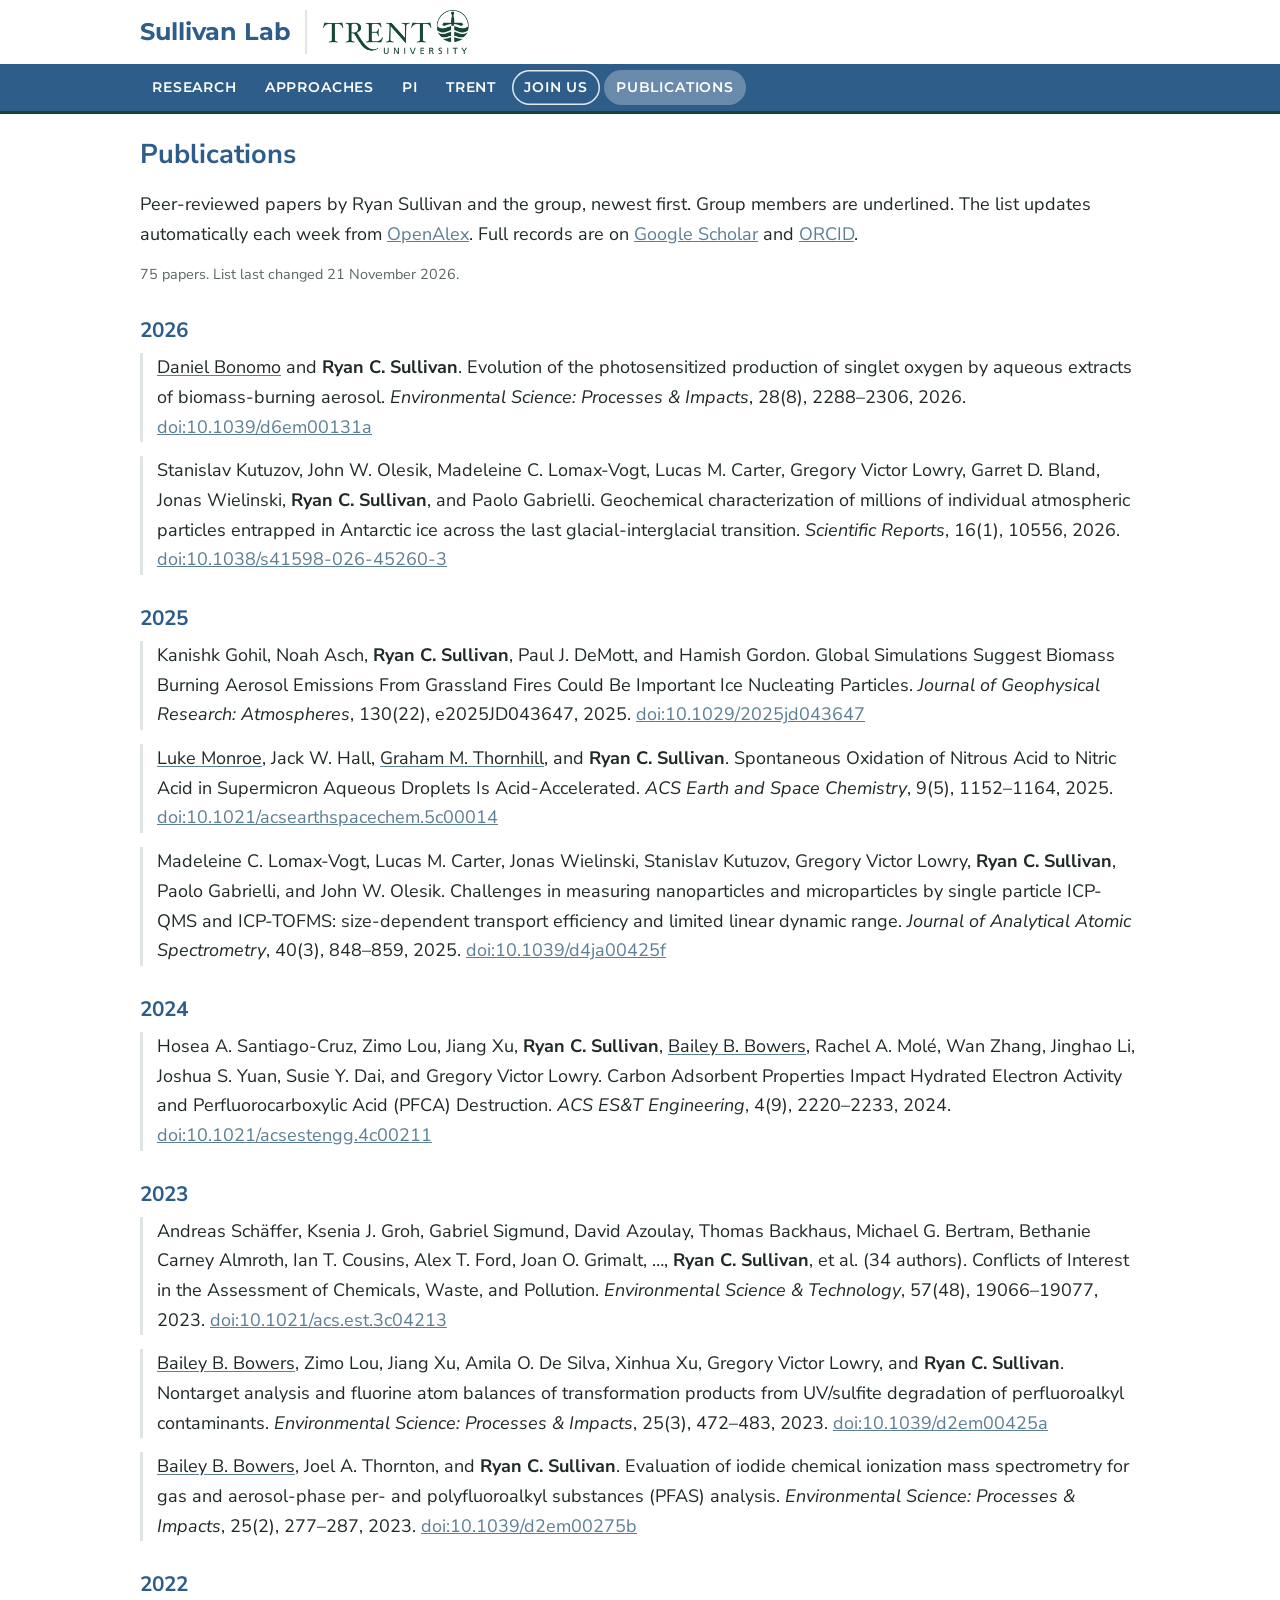
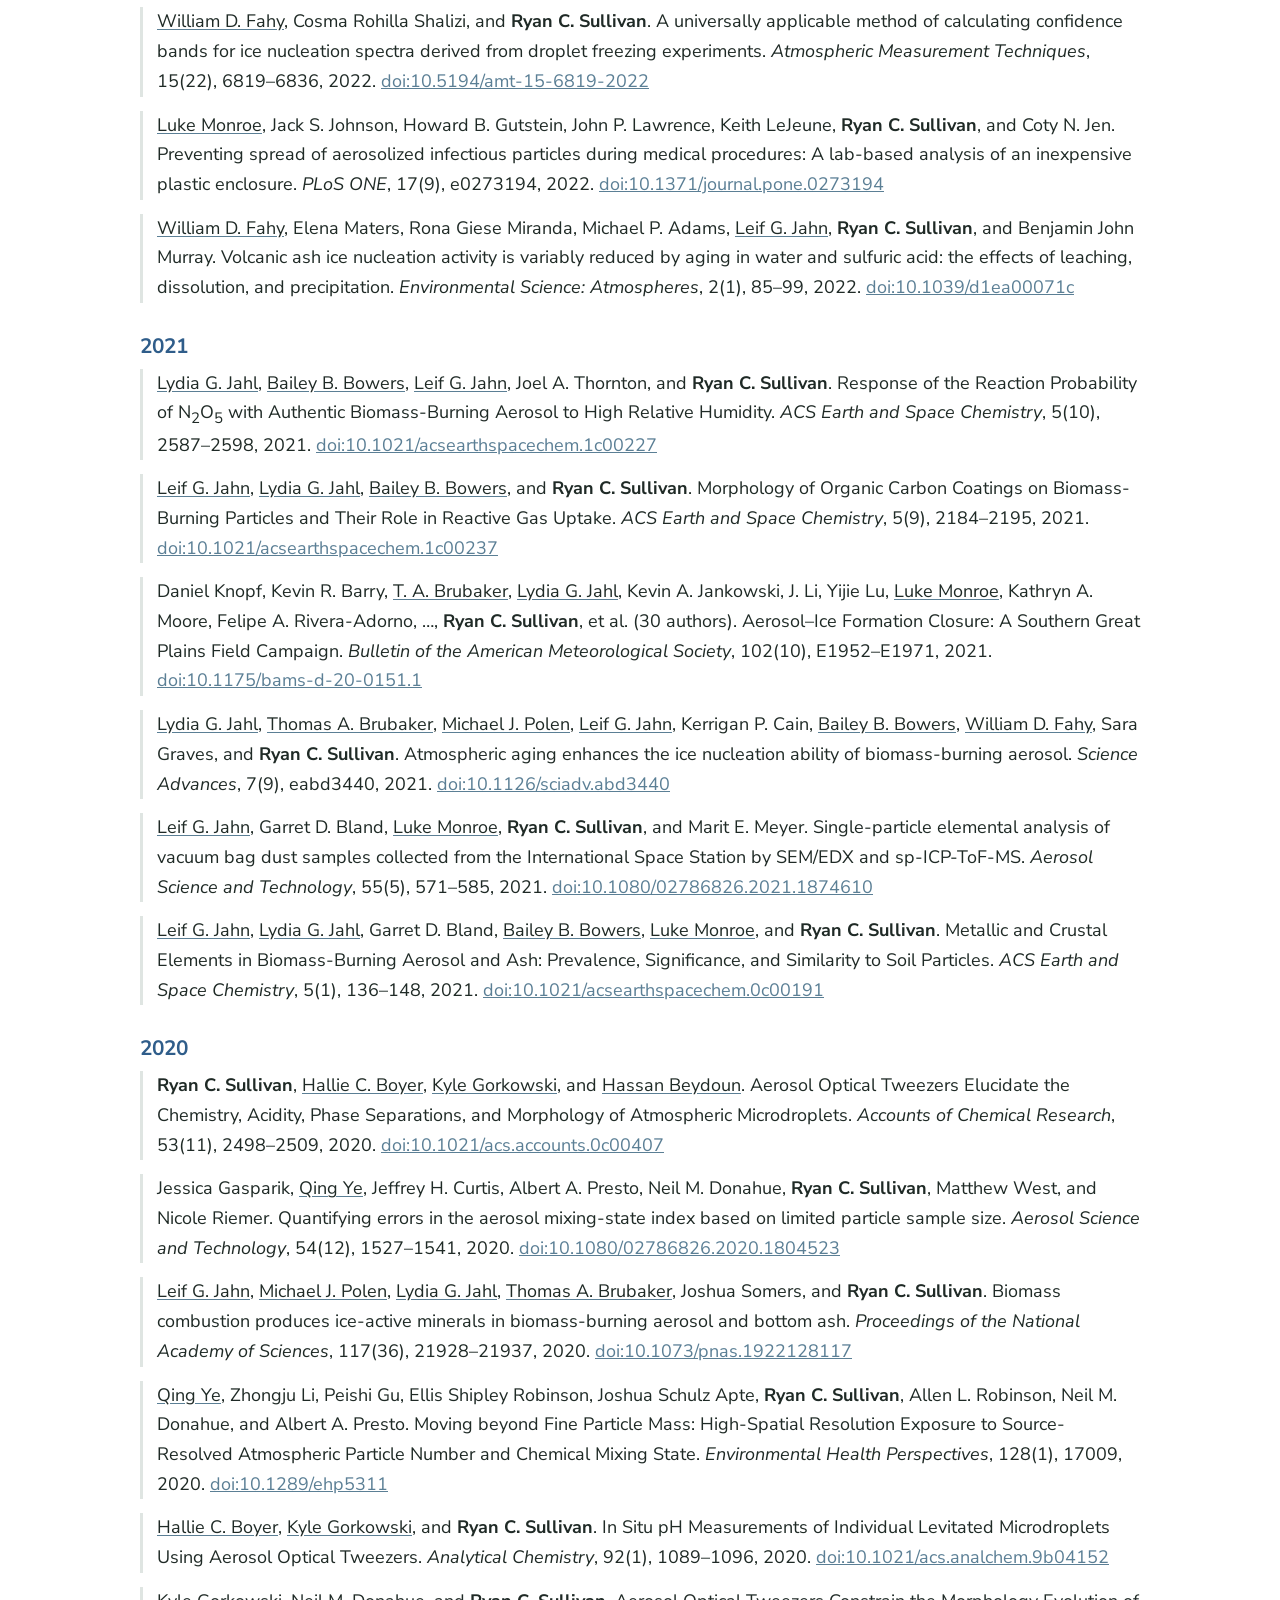
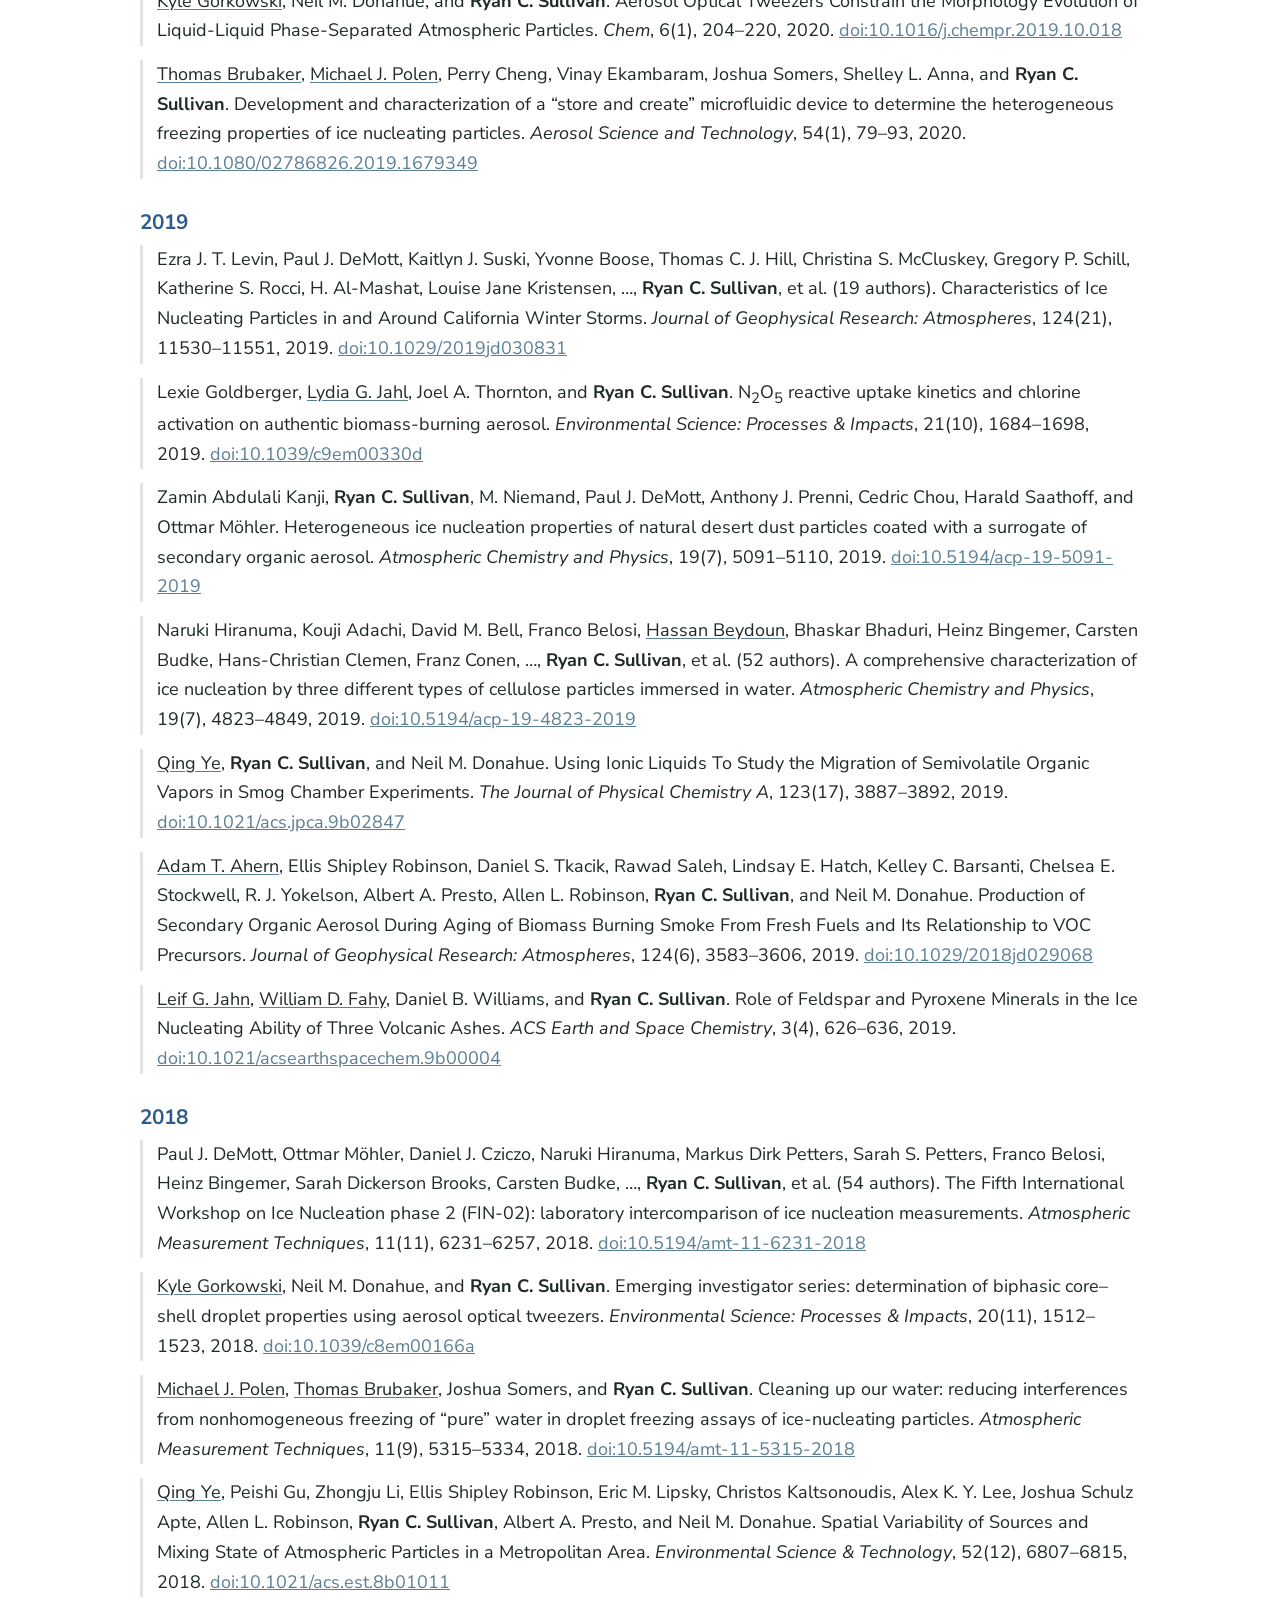
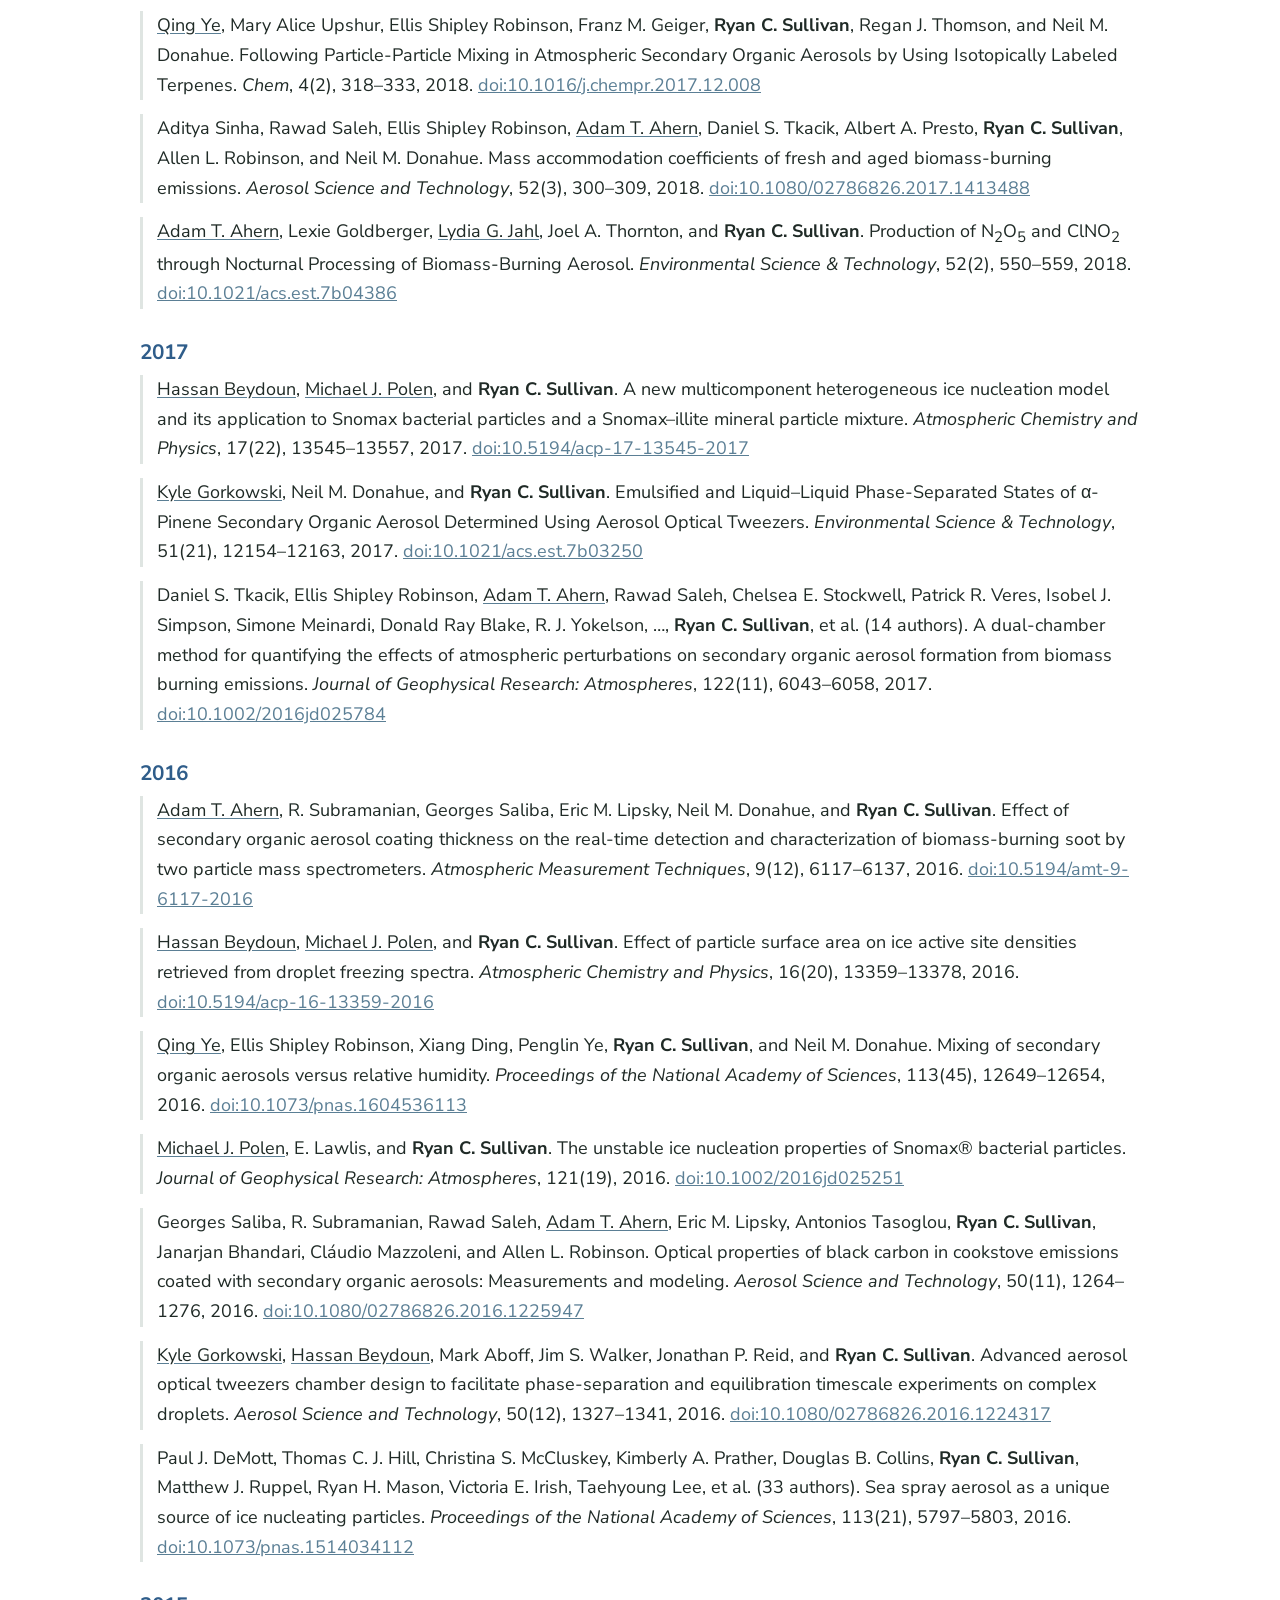
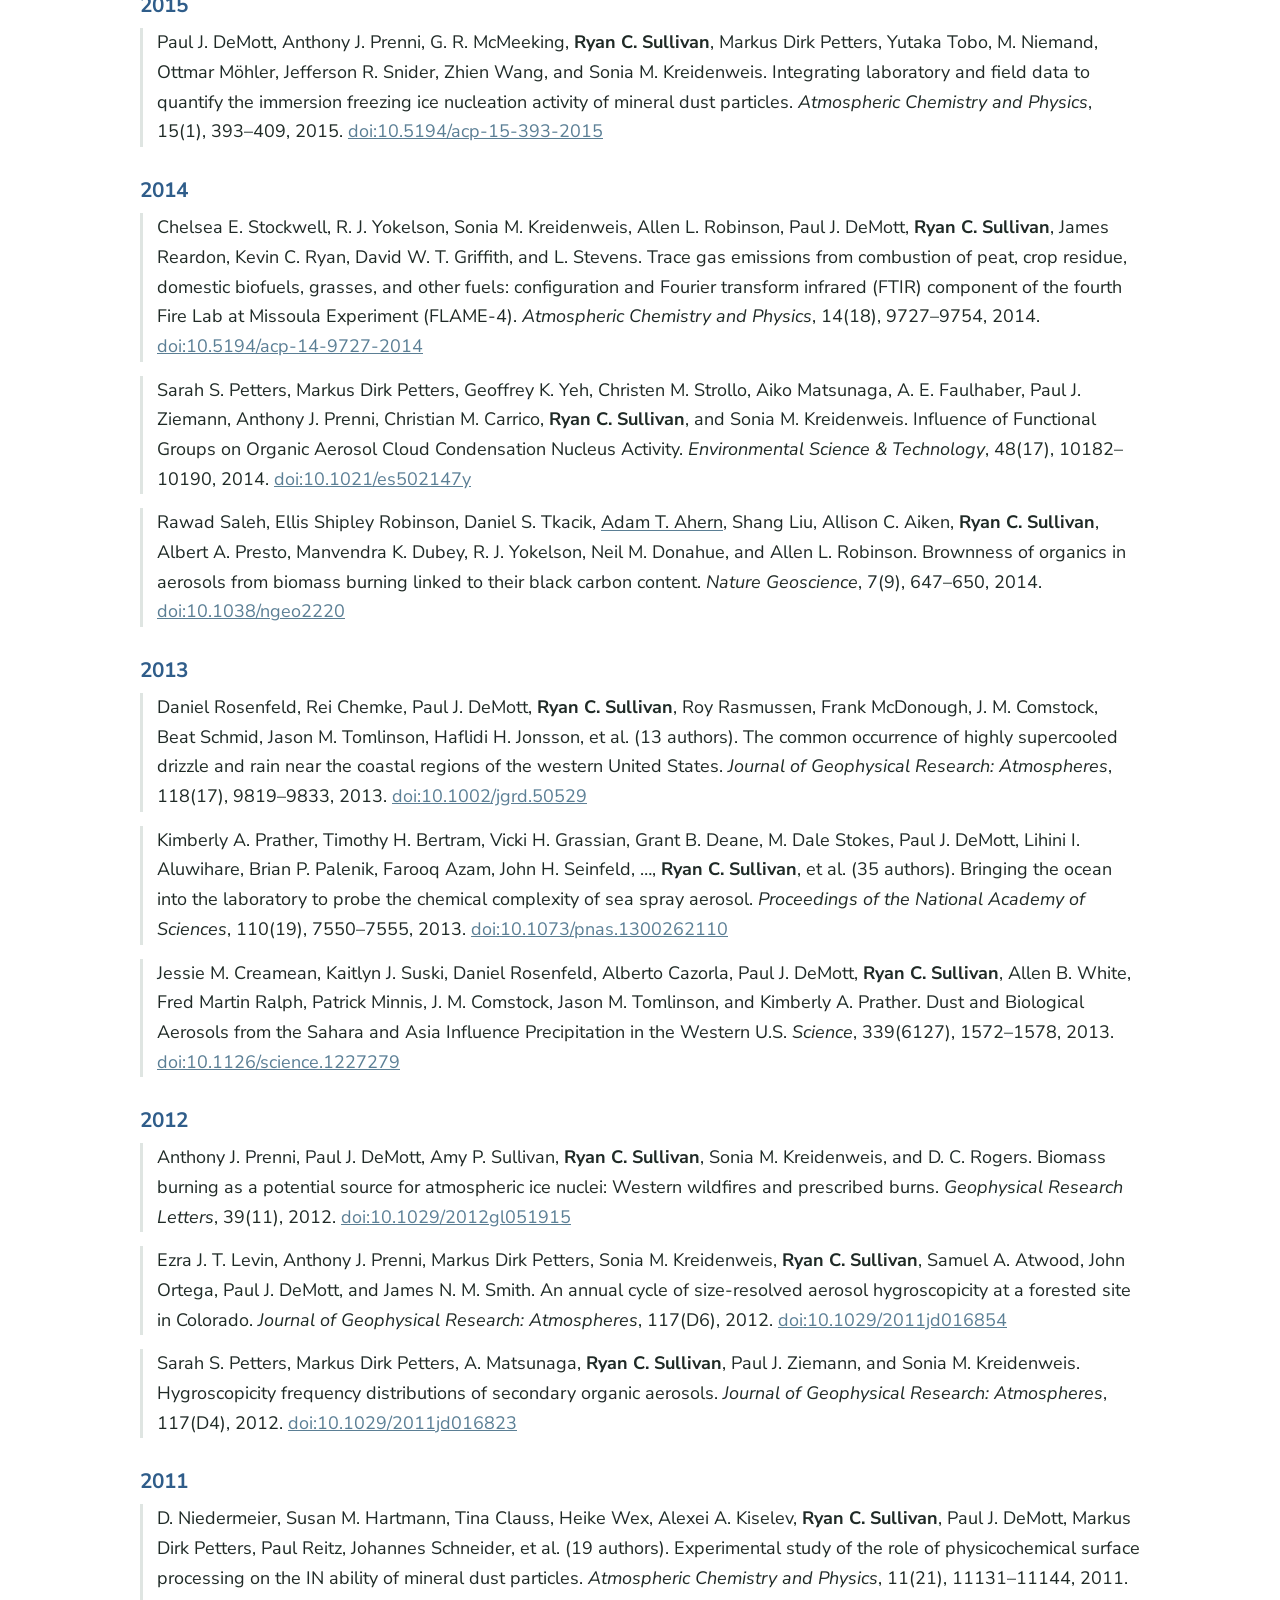
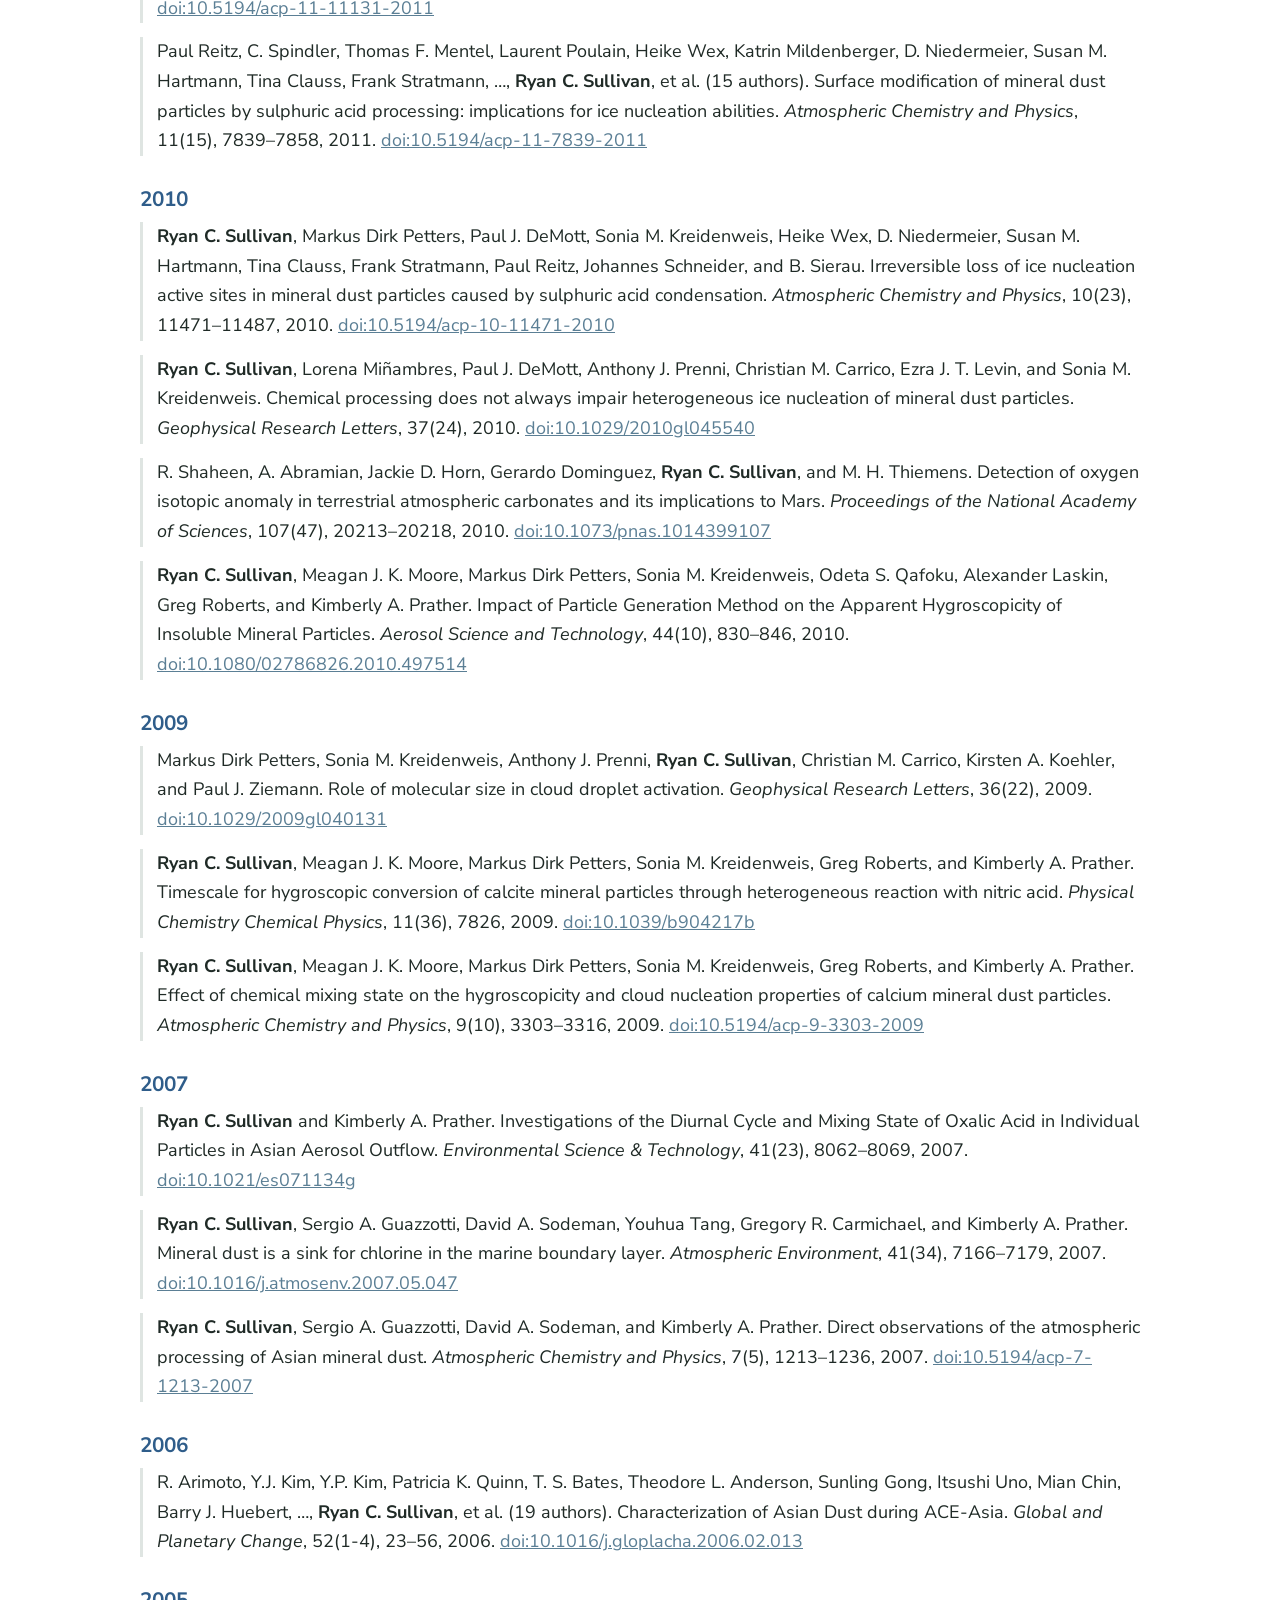
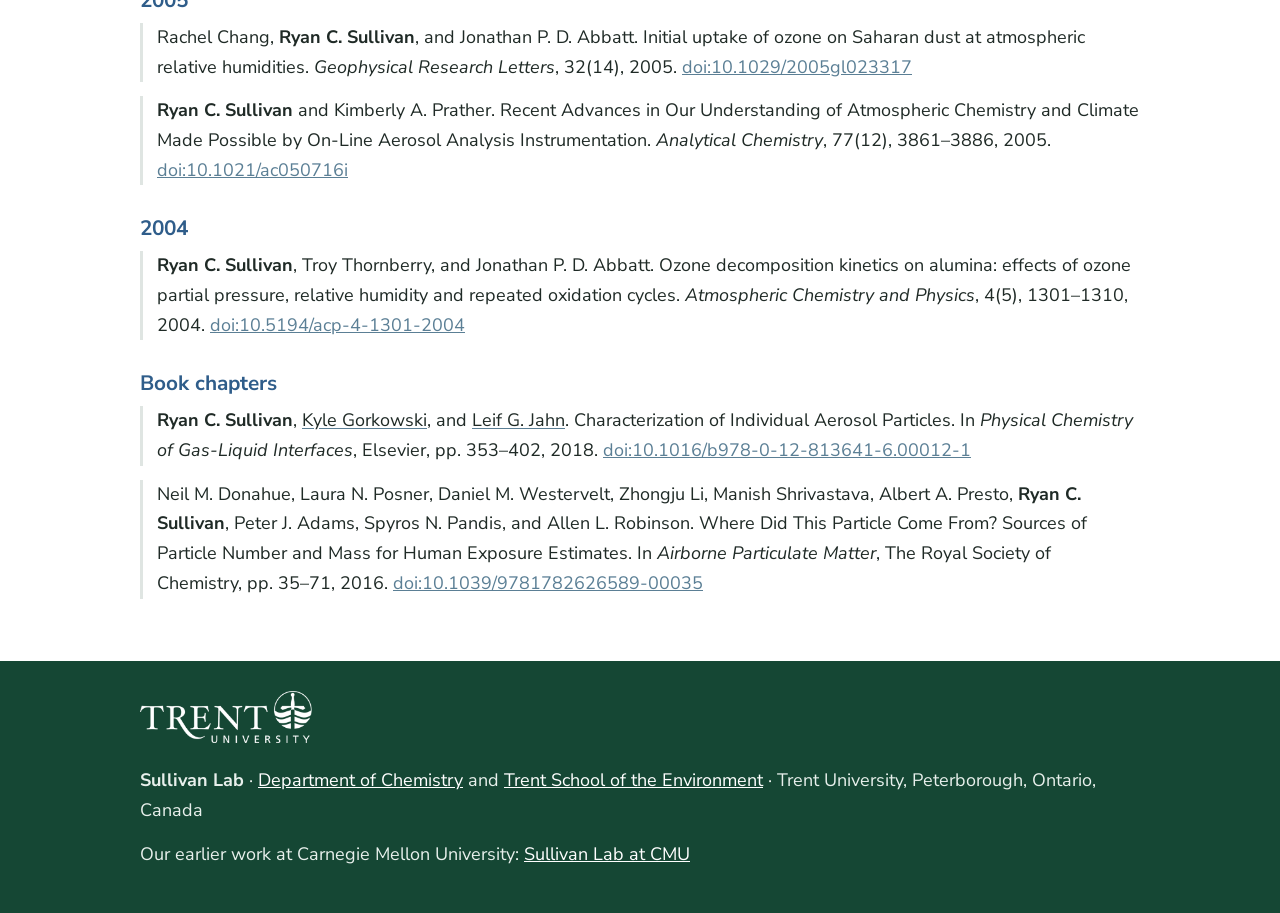
<file: publications.html>
<!doctype html>
<html lang="en">
<head>
<meta charset="utf-8">
<meta name="viewport" content="width=device-width, initial-scale=1">
<title>Publications | Ryan C. Sullivan | Sullivan Lab at Trent University</title>
<meta name="description" content="Publications by Ryan C. Sullivan and the Sullivan Lab on atmospheric aerosol and wildfire smoke chemistry, photochemistry, safer chemicals, and water treatment. The group moves to Trent University in January 2027.">
<link rel="canonical" href="https://sullivanlab.ca/publications.html">
<link rel="preconnect" href="https://fonts.googleapis.com">
<link rel="preconnect" href="https://fonts.gstatic.com" crossorigin>
<link href="https://fonts.googleapis.com/css2?family=Montserrat:wght@600;700&family=Nunito+Sans:wght@400;600;700&family=Oswald:wght@500&display=swap" rel="stylesheet">
<link rel="stylesheet" href="css/site.css?v=20">
<link rel="icon" type="image/svg+xml" href="images/favicon.svg">
<meta property="og:type" content="website">
<meta property="og:url" content="https://sullivanlab.ca/publications.html">
<meta property="og:title" content="Publications | Ryan C. Sullivan | Sullivan Lab at Trent University">
<meta property="og:description" content="Publications by Ryan C. Sullivan and the Sullivan Lab on atmospheric aerosol and wildfire smoke chemistry, photochemistry, safer chemicals, and water treatment.">
<meta property="og:image" content="https://sullivanlab.ca/images/trent-bata-library-sunset.jpg">
<meta name="twitter:card" content="summary_large_image">
</head>
<body>

<header class="site-header">
  <div class="wrap header-inner">
    <a class="brand" href="index.html">Sullivan Lab</a>
    <a class="brand-logo" href="https://www.trentu.ca/"><span><img src="images/trent-logo.png" alt="Trent University" width="146" height="44"></span></a>
  </div>
  <div class="nav-ribbon">
    <div class="wrap">
      <nav aria-label="Main">
      <a href="index.html#research">Research</a>
      <a href="index.html#approaches">Approaches</a>
      <a href="index.html#pi">PI</a>
      <a href="index.html#trent">Trent</a>
      <a href="index.html#join" class="join">Join us</a>
      <a href="publications.html" class="on" aria-current="page">Publications</a>
      </nav>
    </div>
  </div>
</header>

<main>

<section class="wrap section" id="publications">
  <h2>Publications</h2>
  <p>Peer-reviewed papers by Ryan Sullivan and the group, newest first. Group members are underlined. The list updates automatically each week from <a href="https://openalex.org/authors/A5039898956">OpenAlex</a>. Full records are on <a href="https://scholar.google.com/citations?user=8EppB1cAAAAJ">Google Scholar</a> and <a href="https://orcid.org/0000-0003-0701-7158">ORCID</a>.</p>
<!-- PUBS:START -->
<p class="pub-updated">75 papers. List last changed 21 November 2026.</p>
<h3 class="pub-year">2026</h3>
<ol class="pubs">
<li><u>Daniel Bonomo</u> and <strong>Ryan C. Sullivan</strong>. Evolution of the photosensitized production of singlet oxygen by aqueous extracts of biomass-burning aerosol. <em>Environmental Science: Processes &amp; Impacts</em>, 28(8), 2288&ndash;2306, 2026. <a href="https://doi.org/10.1039/d6em00131a">doi:10.1039/d6em00131a</a></li>
<li>Stanislav Kutuzov, John W. Olesik, Madeleine C. Lomax-Vogt, Lucas M. Carter, Gregory Victor Lowry, Garret D. Bland, Jonas Wielinski, <strong>Ryan C. Sullivan</strong>, and Paolo Gabrielli. Geochemical characterization of millions of individual atmospheric particles entrapped in Antarctic ice across the last glacial-interglacial transition. <em>Scientific Reports</em>, 16(1), 10556, 2026. <a href="https://doi.org/10.1038/s41598-026-45260-3">doi:10.1038/s41598-026-45260-3</a></li>
</ol>
<h3 class="pub-year">2025</h3>
<ol class="pubs">
<li>Kanishk Gohil, Noah Asch, <strong>Ryan C. Sullivan</strong>, Paul J. DeMott, and Hamish Gordon. Global Simulations Suggest Biomass Burning Aerosol Emissions From Grassland Fires Could Be Important Ice Nucleating Particles. <em>Journal of Geophysical Research: Atmospheres</em>, 130(22), e2025JD043647, 2025. <a href="https://doi.org/10.1029/2025jd043647">doi:10.1029/2025jd043647</a></li>
<li><u>Luke Monroe</u>, Jack W. Hall, <u>Graham M. Thornhill</u>, and <strong>Ryan C. Sullivan</strong>. Spontaneous Oxidation of Nitrous Acid to Nitric Acid in Supermicron Aqueous Droplets Is Acid-Accelerated. <em>ACS Earth and Space Chemistry</em>, 9(5), 1152&ndash;1164, 2025. <a href="https://doi.org/10.1021/acsearthspacechem.5c00014">doi:10.1021/acsearthspacechem.5c00014</a></li>
<li>Madeleine C. Lomax-Vogt, Lucas M. Carter, Jonas Wielinski, Stanislav Kutuzov, Gregory Victor Lowry, <strong>Ryan C. Sullivan</strong>, Paolo Gabrielli, and John W. Olesik. Challenges in measuring nanoparticles and microparticles by single particle ICP-QMS and ICP-TOFMS: size-dependent transport efficiency and limited linear dynamic range. <em>Journal of Analytical Atomic Spectrometry</em>, 40(3), 848&ndash;859, 2025. <a href="https://doi.org/10.1039/d4ja00425f">doi:10.1039/d4ja00425f</a></li>
</ol>
<h3 class="pub-year">2024</h3>
<ol class="pubs">
<li>Hosea A. Santiago-Cruz, Zimo Lou, Jiang Xu, <strong>Ryan C. Sullivan</strong>, <u>Bailey B. Bowers</u>, Rachel A. Molé, Wan Zhang, Jinghao Li, Joshua S. Yuan, Susie Y. Dai, and Gregory Victor Lowry. Carbon Adsorbent Properties Impact Hydrated Electron Activity and Perfluorocarboxylic Acid (PFCA) Destruction. <em>ACS ES&amp;T Engineering</em>, 4(9), 2220&ndash;2233, 2024. <a href="https://doi.org/10.1021/acsestengg.4c00211">doi:10.1021/acsestengg.4c00211</a></li>
</ol>
<h3 class="pub-year">2023</h3>
<ol class="pubs">
<li>Andreas Schäffer, Ksenia J. Groh, Gabriel Sigmund, David Azoulay, Thomas Backhaus, Michael G. Bertram, Bethanie Carney Almroth, Ian T. Cousins, Alex T. Ford, Joan O. Grimalt, &hellip;, <strong>Ryan C. Sullivan</strong>, et al. (34 authors). Conflicts of Interest in the Assessment of Chemicals, Waste, and Pollution. <em>Environmental Science &amp; Technology</em>, 57(48), 19066&ndash;19077, 2023. <a href="https://doi.org/10.1021/acs.est.3c04213">doi:10.1021/acs.est.3c04213</a></li>
<li><u>Bailey B. Bowers</u>, Zimo Lou, Jiang Xu, Amila O. De Silva, Xinhua Xu, Gregory Victor Lowry, and <strong>Ryan C. Sullivan</strong>. Nontarget analysis and fluorine atom balances of transformation products from UV/sulfite degradation of perfluoroalkyl contaminants. <em>Environmental Science: Processes &amp; Impacts</em>, 25(3), 472&ndash;483, 2023. <a href="https://doi.org/10.1039/d2em00425a">doi:10.1039/d2em00425a</a></li>
<li><u>Bailey B. Bowers</u>, Joel A. Thornton, and <strong>Ryan C. Sullivan</strong>. Evaluation of iodide chemical ionization mass spectrometry for gas and aerosol-phase per- and polyfluoroalkyl substances (PFAS) analysis. <em>Environmental Science: Processes &amp; Impacts</em>, 25(2), 277&ndash;287, 2023. <a href="https://doi.org/10.1039/d2em00275b">doi:10.1039/d2em00275b</a></li>
</ol>
<h3 class="pub-year">2022</h3>
<ol class="pubs">
<li><u>William D. Fahy</u>, Cosma Rohilla Shalizi, and <strong>Ryan C. Sullivan</strong>. A universally applicable method of calculating confidence bands for ice nucleation spectra derived from droplet freezing experiments. <em>Atmospheric Measurement Techniques</em>, 15(22), 6819&ndash;6836, 2022. <a href="https://doi.org/10.5194/amt-15-6819-2022">doi:10.5194/amt-15-6819-2022</a></li>
<li><u>Luke Monroe</u>, Jack S. Johnson, Howard B. Gutstein, John P. Lawrence, Keith LeJeune, <strong>Ryan C. Sullivan</strong>, and Coty N. Jen. Preventing spread of aerosolized infectious particles during medical procedures: A lab-based analysis of an inexpensive plastic enclosure. <em>PLoS ONE</em>, 17(9), e0273194, 2022. <a href="https://doi.org/10.1371/journal.pone.0273194">doi:10.1371/journal.pone.0273194</a></li>
<li><u>William D. Fahy</u>, Elena Maters, Rona Giese Miranda, Michael P. Adams, <u>Leif G. Jahn</u>, <strong>Ryan C. Sullivan</strong>, and Benjamin John Murray. Volcanic ash ice nucleation activity is variably reduced by aging in water and sulfuric acid: the effects of leaching, dissolution, and precipitation. <em>Environmental Science: Atmospheres</em>, 2(1), 85&ndash;99, 2022. <a href="https://doi.org/10.1039/d1ea00071c">doi:10.1039/d1ea00071c</a></li>
</ol>
<h3 class="pub-year">2021</h3>
<ol class="pubs">
<li><u>Lydia G. Jahl</u>, <u>Bailey B. Bowers</u>, <u>Leif G. Jahn</u>, Joel A. Thornton, and <strong>Ryan C. Sullivan</strong>. Response of the Reaction Probability of N<sub>2</sub>O<sub>5</sub> with Authentic Biomass-Burning Aerosol to High Relative Humidity. <em>ACS Earth and Space Chemistry</em>, 5(10), 2587&ndash;2598, 2021. <a href="https://doi.org/10.1021/acsearthspacechem.1c00227">doi:10.1021/acsearthspacechem.1c00227</a></li>
<li><u>Leif G. Jahn</u>, <u>Lydia G. Jahl</u>, <u>Bailey B. Bowers</u>, and <strong>Ryan C. Sullivan</strong>. Morphology of Organic Carbon Coatings on Biomass-Burning Particles and Their Role in Reactive Gas Uptake. <em>ACS Earth and Space Chemistry</em>, 5(9), 2184&ndash;2195, 2021. <a href="https://doi.org/10.1021/acsearthspacechem.1c00237">doi:10.1021/acsearthspacechem.1c00237</a></li>
<li>Daniel Knopf, Kevin R. Barry, <u>T. A. Brubaker</u>, <u>Lydia G. Jahl</u>, Kevin A. Jankowski, J. Li, Yijie Lu, <u>Luke Monroe</u>, Kathryn A. Moore, Felipe A. Rivera-Adorno, &hellip;, <strong>Ryan C. Sullivan</strong>, et al. (30 authors). Aerosol–Ice Formation Closure: A Southern Great Plains Field Campaign. <em>Bulletin of the American Meteorological Society</em>, 102(10), E1952&ndash;E1971, 2021. <a href="https://doi.org/10.1175/bams-d-20-0151.1">doi:10.1175/bams-d-20-0151.1</a></li>
<li><u>Lydia G. Jahl</u>, <u>Thomas A. Brubaker</u>, <u>Michael J. Polen</u>, <u>Leif G. Jahn</u>, Kerrigan P. Cain, <u>Bailey B. Bowers</u>, <u>William D. Fahy</u>, Sara Graves, and <strong>Ryan C. Sullivan</strong>. Atmospheric aging enhances the ice nucleation ability of biomass-burning aerosol. <em>Science Advances</em>, 7(9), eabd3440, 2021. <a href="https://doi.org/10.1126/sciadv.abd3440">doi:10.1126/sciadv.abd3440</a></li>
<li><u>Leif G. Jahn</u>, Garret D. Bland, <u>Luke Monroe</u>, <strong>Ryan C. Sullivan</strong>, and Marit E. Meyer. Single-particle elemental analysis of vacuum bag dust samples collected from the International Space Station by SEM/EDX and sp-ICP-ToF-MS. <em>Aerosol Science and Technology</em>, 55(5), 571&ndash;585, 2021. <a href="https://doi.org/10.1080/02786826.2021.1874610">doi:10.1080/02786826.2021.1874610</a></li>
<li><u>Leif G. Jahn</u>, <u>Lydia G. Jahl</u>, Garret D. Bland, <u>Bailey B. Bowers</u>, <u>Luke Monroe</u>, and <strong>Ryan C. Sullivan</strong>. Metallic and Crustal Elements in Biomass-Burning Aerosol and Ash: Prevalence, Significance, and Similarity to Soil Particles. <em>ACS Earth and Space Chemistry</em>, 5(1), 136&ndash;148, 2021. <a href="https://doi.org/10.1021/acsearthspacechem.0c00191">doi:10.1021/acsearthspacechem.0c00191</a></li>
</ol>
<h3 class="pub-year">2020</h3>
<ol class="pubs">
<li><strong>Ryan C. Sullivan</strong>, <u>Hallie C. Boyer</u>, <u>Kyle Gorkowski</u>, and <u>Hassan Beydoun</u>. Aerosol Optical Tweezers Elucidate the Chemistry, Acidity, Phase Separations, and Morphology of Atmospheric Microdroplets. <em>Accounts of Chemical Research</em>, 53(11), 2498&ndash;2509, 2020. <a href="https://doi.org/10.1021/acs.accounts.0c00407">doi:10.1021/acs.accounts.0c00407</a></li>
<li>Jessica Gasparik, <u>Qing Ye</u>, Jeffrey H. Curtis, Albert A. Presto, Neil M. Donahue, <strong>Ryan C. Sullivan</strong>, Matthew West, and Nicole Riemer. Quantifying errors in the aerosol mixing-state index based on limited particle sample size. <em>Aerosol Science and Technology</em>, 54(12), 1527&ndash;1541, 2020. <a href="https://doi.org/10.1080/02786826.2020.1804523">doi:10.1080/02786826.2020.1804523</a></li>
<li><u>Leif G. Jahn</u>, <u>Michael J. Polen</u>, <u>Lydia G. Jahl</u>, <u>Thomas A. Brubaker</u>, Joshua Somers, and <strong>Ryan C. Sullivan</strong>. Biomass combustion produces ice-active minerals in biomass-burning aerosol and bottom ash. <em>Proceedings of the National Academy of Sciences</em>, 117(36), 21928&ndash;21937, 2020. <a href="https://doi.org/10.1073/pnas.1922128117">doi:10.1073/pnas.1922128117</a></li>
<li><u>Qing Ye</u>, Zhongju Li, Peishi Gu, Ellis Shipley Robinson, Joshua Schulz Apte, <strong>Ryan C. Sullivan</strong>, Allen L. Robinson, Neil M. Donahue, and Albert A. Presto. Moving beyond Fine Particle Mass: High-Spatial Resolution Exposure to Source-Resolved Atmospheric Particle Number and Chemical Mixing State. <em>Environmental Health Perspectives</em>, 128(1), 17009, 2020. <a href="https://doi.org/10.1289/ehp5311">doi:10.1289/ehp5311</a></li>
<li><u>Hallie C. Boyer</u>, <u>Kyle Gorkowski</u>, and <strong>Ryan C. Sullivan</strong>. In Situ pH Measurements of Individual Levitated Microdroplets Using Aerosol Optical Tweezers. <em>Analytical Chemistry</em>, 92(1), 1089&ndash;1096, 2020. <a href="https://doi.org/10.1021/acs.analchem.9b04152">doi:10.1021/acs.analchem.9b04152</a></li>
<li><u>Kyle Gorkowski</u>, Neil M. Donahue, and <strong>Ryan C. Sullivan</strong>. Aerosol Optical Tweezers Constrain the Morphology Evolution of Liquid-Liquid Phase-Separated Atmospheric Particles. <em>Chem</em>, 6(1), 204&ndash;220, 2020. <a href="https://doi.org/10.1016/j.chempr.2019.10.018">doi:10.1016/j.chempr.2019.10.018</a></li>
<li><u>Thomas Brubaker</u>, <u>Michael J. Polen</u>, Perry Cheng, Vinay Ekambaram, Joshua Somers, Shelley L. Anna, and <strong>Ryan C. Sullivan</strong>. Development and characterization of a “store and create” microfluidic device to determine the heterogeneous freezing properties of ice nucleating particles. <em>Aerosol Science and Technology</em>, 54(1), 79&ndash;93, 2020. <a href="https://doi.org/10.1080/02786826.2019.1679349">doi:10.1080/02786826.2019.1679349</a></li>
</ol>
<h3 class="pub-year">2019</h3>
<ol class="pubs">
<li>Ezra J. T. Levin, Paul J. DeMott, Kaitlyn J. Suski, Yvonne Boose, Thomas C. J. Hill, Christina S. McCluskey, Gregory P. Schill, Katherine S. Rocci, H. Al-Mashat, Louise Jane Kristensen, &hellip;, <strong>Ryan C. Sullivan</strong>, et al. (19 authors). Characteristics of Ice Nucleating Particles in and Around California Winter Storms. <em>Journal of Geophysical Research: Atmospheres</em>, 124(21), 11530&ndash;11551, 2019. <a href="https://doi.org/10.1029/2019jd030831">doi:10.1029/2019jd030831</a></li>
<li>Lexie Goldberger, <u>Lydia G. Jahl</u>, Joel A. Thornton, and <strong>Ryan C. Sullivan</strong>. N<sub>2</sub>O<sub>5</sub> reactive uptake kinetics and chlorine activation on authentic biomass-burning aerosol. <em>Environmental Science: Processes &amp; Impacts</em>, 21(10), 1684&ndash;1698, 2019. <a href="https://doi.org/10.1039/c9em00330d">doi:10.1039/c9em00330d</a></li>
<li>Zamin Abdulali Kanji, <strong>Ryan C. Sullivan</strong>, M. Niemand, Paul J. DeMott, Anthony J. Prenni, Cedric Chou, Harald Saathoff, and Ottmar Möhler. Heterogeneous ice nucleation properties of natural desert dust particles coated with a surrogate of secondary organic aerosol. <em>Atmospheric Chemistry and Physics</em>, 19(7), 5091&ndash;5110, 2019. <a href="https://doi.org/10.5194/acp-19-5091-2019">doi:10.5194/acp-19-5091-2019</a></li>
<li>Naruki Hiranuma, Kouji Adachi, David M. Bell, Franco Belosi, <u>Hassan Beydoun</u>, Bhaskar Bhaduri, Heinz Bingemer, Carsten Budke, Hans-Christian Clemen, Franz Conen, &hellip;, <strong>Ryan C. Sullivan</strong>, et al. (52 authors). A comprehensive characterization of ice nucleation by three different types of cellulose particles immersed in water. <em>Atmospheric Chemistry and Physics</em>, 19(7), 4823&ndash;4849, 2019. <a href="https://doi.org/10.5194/acp-19-4823-2019">doi:10.5194/acp-19-4823-2019</a></li>
<li><u>Qing Ye</u>, <strong>Ryan C. Sullivan</strong>, and Neil M. Donahue. Using Ionic Liquids To Study the Migration of Semivolatile Organic Vapors in Smog Chamber Experiments. <em>The Journal of Physical Chemistry A</em>, 123(17), 3887&ndash;3892, 2019. <a href="https://doi.org/10.1021/acs.jpca.9b02847">doi:10.1021/acs.jpca.9b02847</a></li>
<li><u>Adam T. Ahern</u>, Ellis Shipley Robinson, Daniel S. Tkacik, Rawad Saleh, Lindsay E. Hatch, Kelley C. Barsanti, Chelsea E. Stockwell, R. J. Yokelson, Albert A. Presto, Allen L. Robinson, <strong>Ryan C. Sullivan</strong>, and Neil M. Donahue. Production of Secondary Organic Aerosol During Aging of Biomass Burning Smoke From Fresh Fuels and Its Relationship to VOC Precursors. <em>Journal of Geophysical Research: Atmospheres</em>, 124(6), 3583&ndash;3606, 2019. <a href="https://doi.org/10.1029/2018jd029068">doi:10.1029/2018jd029068</a></li>
<li><u>Leif G. Jahn</u>, <u>William D. Fahy</u>, Daniel B. Williams, and <strong>Ryan C. Sullivan</strong>. Role of Feldspar and Pyroxene Minerals in the Ice Nucleating Ability of Three Volcanic Ashes. <em>ACS Earth and Space Chemistry</em>, 3(4), 626&ndash;636, 2019. <a href="https://doi.org/10.1021/acsearthspacechem.9b00004">doi:10.1021/acsearthspacechem.9b00004</a></li>
</ol>
<h3 class="pub-year">2018</h3>
<ol class="pubs">
<li>Paul J. DeMott, Ottmar Möhler, Daniel J. Cziczo, Naruki Hiranuma, Markus Dirk Petters, Sarah S. Petters, Franco Belosi, Heinz Bingemer, Sarah Dickerson Brooks, Carsten Budke, &hellip;, <strong>Ryan C. Sullivan</strong>, et al. (54 authors). The Fifth International Workshop on Ice Nucleation phase 2 (FIN-02): laboratory intercomparison of ice nucleation measurements. <em>Atmospheric Measurement Techniques</em>, 11(11), 6231&ndash;6257, 2018. <a href="https://doi.org/10.5194/amt-11-6231-2018">doi:10.5194/amt-11-6231-2018</a></li>
<li><u>Kyle Gorkowski</u>, Neil M. Donahue, and <strong>Ryan C. Sullivan</strong>. Emerging investigator series: determination of biphasic core–shell droplet properties using aerosol optical tweezers. <em>Environmental Science: Processes &amp; Impacts</em>, 20(11), 1512&ndash;1523, 2018. <a href="https://doi.org/10.1039/c8em00166a">doi:10.1039/c8em00166a</a></li>
<li><u>Michael J. Polen</u>, <u>Thomas Brubaker</u>, Joshua Somers, and <strong>Ryan C. Sullivan</strong>. Cleaning up our water: reducing interferences from nonhomogeneous freezing of “pure” water in droplet freezing assays of ice-nucleating particles. <em>Atmospheric Measurement Techniques</em>, 11(9), 5315&ndash;5334, 2018. <a href="https://doi.org/10.5194/amt-11-5315-2018">doi:10.5194/amt-11-5315-2018</a></li>
<li><u>Qing Ye</u>, Peishi Gu, Zhongju Li, Ellis Shipley Robinson, Eric M. Lipsky, Christos Kaltsonoudis, Alex K. Y. Lee, Joshua Schulz Apte, Allen L. Robinson, <strong>Ryan C. Sullivan</strong>, Albert A. Presto, and Neil M. Donahue. Spatial Variability of Sources and Mixing State of Atmospheric Particles in a Metropolitan Area. <em>Environmental Science &amp; Technology</em>, 52(12), 6807&ndash;6815, 2018. <a href="https://doi.org/10.1021/acs.est.8b01011">doi:10.1021/acs.est.8b01011</a></li>
<li><u>Qing Ye</u>, Mary Alice Upshur, Ellis Shipley Robinson, Franz M. Geiger, <strong>Ryan C. Sullivan</strong>, Regan J. Thomson, and Neil M. Donahue. Following Particle-Particle Mixing in Atmospheric Secondary Organic Aerosols by Using Isotopically Labeled Terpenes. <em>Chem</em>, 4(2), 318&ndash;333, 2018. <a href="https://doi.org/10.1016/j.chempr.2017.12.008">doi:10.1016/j.chempr.2017.12.008</a></li>
<li>Aditya Sinha, Rawad Saleh, Ellis Shipley Robinson, <u>Adam T. Ahern</u>, Daniel S. Tkacik, Albert A. Presto, <strong>Ryan C. Sullivan</strong>, Allen L. Robinson, and Neil M. Donahue. Mass accommodation coefficients of fresh and aged biomass-burning emissions. <em>Aerosol Science and Technology</em>, 52(3), 300&ndash;309, 2018. <a href="https://doi.org/10.1080/02786826.2017.1413488">doi:10.1080/02786826.2017.1413488</a></li>
<li><u>Adam T. Ahern</u>, Lexie Goldberger, <u>Lydia G. Jahl</u>, Joel A. Thornton, and <strong>Ryan C. Sullivan</strong>. Production of N<sub>2</sub>O<sub>5</sub> and ClNO<sub>2</sub> through Nocturnal Processing of Biomass-Burning Aerosol. <em>Environmental Science &amp; Technology</em>, 52(2), 550&ndash;559, 2018. <a href="https://doi.org/10.1021/acs.est.7b04386">doi:10.1021/acs.est.7b04386</a></li>
</ol>
<h3 class="pub-year">2017</h3>
<ol class="pubs">
<li><u>Hassan Beydoun</u>, <u>Michael J. Polen</u>, and <strong>Ryan C. Sullivan</strong>. A new multicomponent heterogeneous ice nucleation model and its application to Snomax bacterial particles and a Snomax–illite mineral particle mixture. <em>Atmospheric Chemistry and Physics</em>, 17(22), 13545&ndash;13557, 2017. <a href="https://doi.org/10.5194/acp-17-13545-2017">doi:10.5194/acp-17-13545-2017</a></li>
<li><u>Kyle Gorkowski</u>, Neil M. Donahue, and <strong>Ryan C. Sullivan</strong>. Emulsified and Liquid–Liquid Phase-Separated States of α-Pinene Secondary Organic Aerosol Determined Using Aerosol Optical Tweezers. <em>Environmental Science &amp; Technology</em>, 51(21), 12154&ndash;12163, 2017. <a href="https://doi.org/10.1021/acs.est.7b03250">doi:10.1021/acs.est.7b03250</a></li>
<li>Daniel S. Tkacik, Ellis Shipley Robinson, <u>Adam T. Ahern</u>, Rawad Saleh, Chelsea E. Stockwell, Patrick R. Veres, Isobel J. Simpson, Simone Meinardi, Donald Ray Blake, R. J. Yokelson, &hellip;, <strong>Ryan C. Sullivan</strong>, et al. (14 authors). A dual‐chamber method for quantifying the effects of atmospheric perturbations on secondary organic aerosol formation from biomass burning emissions. <em>Journal of Geophysical Research: Atmospheres</em>, 122(11), 6043&ndash;6058, 2017. <a href="https://doi.org/10.1002/2016jd025784">doi:10.1002/2016jd025784</a></li>
</ol>
<h3 class="pub-year">2016</h3>
<ol class="pubs">
<li><u>Adam T. Ahern</u>, R. Subramanian, Georges Saliba, Eric M. Lipsky, Neil M. Donahue, and <strong>Ryan C. Sullivan</strong>. Effect of secondary organic aerosol coating thickness on the real-time detection and characterization of biomass-burning soot by two particle mass spectrometers. <em>Atmospheric Measurement Techniques</em>, 9(12), 6117&ndash;6137, 2016. <a href="https://doi.org/10.5194/amt-9-6117-2016">doi:10.5194/amt-9-6117-2016</a></li>
<li><u>Hassan Beydoun</u>, <u>Michael J. Polen</u>, and <strong>Ryan C. Sullivan</strong>. Effect of particle surface area on ice active site densities retrieved from droplet freezing spectra. <em>Atmospheric Chemistry and Physics</em>, 16(20), 13359&ndash;13378, 2016. <a href="https://doi.org/10.5194/acp-16-13359-2016">doi:10.5194/acp-16-13359-2016</a></li>
<li><u>Qing Ye</u>, Ellis Shipley Robinson, Xiang Ding, Penglin Ye, <strong>Ryan C. Sullivan</strong>, and Neil M. Donahue. Mixing of secondary organic aerosols versus relative humidity. <em>Proceedings of the National Academy of Sciences</em>, 113(45), 12649&ndash;12654, 2016. <a href="https://doi.org/10.1073/pnas.1604536113">doi:10.1073/pnas.1604536113</a></li>
<li><u>Michael J. Polen</u>, E. Lawlis, and <strong>Ryan C. Sullivan</strong>. The unstable ice nucleation properties of Snomax® bacterial particles. <em>Journal of Geophysical Research: Atmospheres</em>, 121(19), 2016. <a href="https://doi.org/10.1002/2016jd025251">doi:10.1002/2016jd025251</a></li>
<li>Georges Saliba, R. Subramanian, Rawad Saleh, <u>Adam T. Ahern</u>, Eric M. Lipsky, Antonios Tasoglou, <strong>Ryan C. Sullivan</strong>, Janarjan Bhandari, Cláudio Mazzoleni, and Allen L. Robinson. Optical properties of black carbon in cookstove emissions coated with secondary organic aerosols: Measurements and modeling. <em>Aerosol Science and Technology</em>, 50(11), 1264&ndash;1276, 2016. <a href="https://doi.org/10.1080/02786826.2016.1225947">doi:10.1080/02786826.2016.1225947</a></li>
<li><u>Kyle Gorkowski</u>, <u>Hassan Beydoun</u>, Mark Aboff, Jim S. Walker, Jonathan P. Reid, and <strong>Ryan C. Sullivan</strong>. Advanced aerosol optical tweezers chamber design to facilitate phase-separation and equilibration timescale experiments on complex droplets. <em>Aerosol Science and Technology</em>, 50(12), 1327&ndash;1341, 2016. <a href="https://doi.org/10.1080/02786826.2016.1224317">doi:10.1080/02786826.2016.1224317</a></li>
<li>Paul J. DeMott, Thomas C. J. Hill, Christina S. McCluskey, Kimberly A. Prather, Douglas B. Collins, <strong>Ryan C. Sullivan</strong>, Matthew J. Ruppel, Ryan H. Mason, Victoria E. Irish, Taehyoung Lee, et al. (33 authors). Sea spray aerosol as a unique source of ice nucleating particles. <em>Proceedings of the National Academy of Sciences</em>, 113(21), 5797&ndash;5803, 2016. <a href="https://doi.org/10.1073/pnas.1514034112">doi:10.1073/pnas.1514034112</a></li>
</ol>
<h3 class="pub-year">2015</h3>
<ol class="pubs">
<li>Paul J. DeMott, Anthony J. Prenni, G. R. McMeeking, <strong>Ryan C. Sullivan</strong>, Markus Dirk Petters, Yutaka Tobo, M. Niemand, Ottmar Möhler, Jefferson R. Snider, Zhien Wang, and Sonia M. Kreidenweis. Integrating laboratory and field data to quantify the immersion freezing ice nucleation activity of mineral dust particles. <em>Atmospheric Chemistry and Physics</em>, 15(1), 393&ndash;409, 2015. <a href="https://doi.org/10.5194/acp-15-393-2015">doi:10.5194/acp-15-393-2015</a></li>
</ol>
<h3 class="pub-year">2014</h3>
<ol class="pubs">
<li>Chelsea E. Stockwell, R. J. Yokelson, Sonia M. Kreidenweis, Allen L. Robinson, Paul J. DeMott, <strong>Ryan C. Sullivan</strong>, James Reardon, Kevin C. Ryan, David W. T. Griffith, and L. Stevens. Trace gas emissions from combustion of peat, crop residue, domestic biofuels, grasses, and other fuels: configuration and Fourier transform infrared (FTIR) component of the fourth Fire Lab at Missoula Experiment (FLAME-4). <em>Atmospheric Chemistry and Physics</em>, 14(18), 9727&ndash;9754, 2014. <a href="https://doi.org/10.5194/acp-14-9727-2014">doi:10.5194/acp-14-9727-2014</a></li>
<li>Sarah S. Petters, Markus Dirk Petters, Geoffrey K. Yeh, Christen M. Strollo, Aiko Matsunaga, A. E. Faulhaber, Paul J. Ziemann, Anthony J. Prenni, Christian M. Carrico, <strong>Ryan C. Sullivan</strong>, and Sonia M. Kreidenweis. Influence of Functional Groups on Organic Aerosol Cloud Condensation Nucleus Activity. <em>Environmental Science &amp; Technology</em>, 48(17), 10182&ndash;10190, 2014. <a href="https://doi.org/10.1021/es502147y">doi:10.1021/es502147y</a></li>
<li>Rawad Saleh, Ellis Shipley Robinson, Daniel S. Tkacik, <u>Adam T. Ahern</u>, Shang Liu, Allison C. Aiken, <strong>Ryan C. Sullivan</strong>, Albert A. Presto, Manvendra K. Dubey, R. J. Yokelson, Neil M. Donahue, and Allen L. Robinson. Brownness of organics in aerosols from biomass burning linked to their black carbon content. <em>Nature Geoscience</em>, 7(9), 647&ndash;650, 2014. <a href="https://doi.org/10.1038/ngeo2220">doi:10.1038/ngeo2220</a></li>
</ol>
<h3 class="pub-year">2013</h3>
<ol class="pubs">
<li>Daniel Rosenfeld, Rei Chemke, Paul J. DeMott, <strong>Ryan C. Sullivan</strong>, Roy Rasmussen, Frank McDonough, J. M. Comstock, Beat Schmid, Jason M. Tomlinson, Haflidi H. Jonsson, et al. (13 authors). The common occurrence of highly supercooled drizzle and rain near the coastal regions of the western United States. <em>Journal of Geophysical Research: Atmospheres</em>, 118(17), 9819&ndash;9833, 2013. <a href="https://doi.org/10.1002/jgrd.50529">doi:10.1002/jgrd.50529</a></li>
<li>Kimberly A. Prather, Timothy H. Bertram, Vicki H. Grassian, Grant B. Deane, M. Dale Stokes, Paul J. DeMott, Lihini I. Aluwihare, Brian P. Palenik, Farooq Azam, John H. Seinfeld, &hellip;, <strong>Ryan C. Sullivan</strong>, et al. (35 authors). Bringing the ocean into the laboratory to probe the chemical complexity of sea spray aerosol. <em>Proceedings of the National Academy of Sciences</em>, 110(19), 7550&ndash;7555, 2013. <a href="https://doi.org/10.1073/pnas.1300262110">doi:10.1073/pnas.1300262110</a></li>
<li>Jessie M. Creamean, Kaitlyn J. Suski, Daniel Rosenfeld, Alberto Cazorla, Paul J. DeMott, <strong>Ryan C. Sullivan</strong>, Allen B. White, Fred Martin Ralph, Patrick Minnis, J. M. Comstock, Jason M. Tomlinson, and Kimberly A. Prather. Dust and Biological Aerosols from the Sahara and Asia Influence Precipitation in the Western U.S. <em>Science</em>, 339(6127), 1572&ndash;1578, 2013. <a href="https://doi.org/10.1126/science.1227279">doi:10.1126/science.1227279</a></li>
</ol>
<h3 class="pub-year">2012</h3>
<ol class="pubs">
<li>Anthony J. Prenni, Paul J. DeMott, Amy P. Sullivan, <strong>Ryan C. Sullivan</strong>, Sonia M. Kreidenweis, and D. C. Rogers. Biomass burning as a potential source for atmospheric ice nuclei: Western wildfires and prescribed burns. <em>Geophysical Research Letters</em>, 39(11), 2012. <a href="https://doi.org/10.1029/2012gl051915">doi:10.1029/2012gl051915</a></li>
<li>Ezra J. T. Levin, Anthony J. Prenni, Markus Dirk Petters, Sonia M. Kreidenweis, <strong>Ryan C. Sullivan</strong>, Samuel A. Atwood, John Ortega, Paul J. DeMott, and James N. M. Smith. An annual cycle of size‐resolved aerosol hygroscopicity at a forested site in Colorado. <em>Journal of Geophysical Research: Atmospheres</em>, 117(D6), 2012. <a href="https://doi.org/10.1029/2011jd016854">doi:10.1029/2011jd016854</a></li>
<li>Sarah S. Petters, Markus Dirk Petters, A. Matsunaga, <strong>Ryan C. Sullivan</strong>, Paul J. Ziemann, and Sonia M. Kreidenweis. Hygroscopicity frequency distributions of secondary organic aerosols. <em>Journal of Geophysical Research: Atmospheres</em>, 117(D4), 2012. <a href="https://doi.org/10.1029/2011jd016823">doi:10.1029/2011jd016823</a></li>
</ol>
<h3 class="pub-year">2011</h3>
<ol class="pubs">
<li>D. Niedermeier, Susan M. Hartmann, Tina Clauss, Heike Wex, Alexei A. Kiselev, <strong>Ryan C. Sullivan</strong>, Paul J. DeMott, Markus Dirk Petters, Paul Reitz, Johannes Schneider, et al. (19 authors). Experimental study of the role of physicochemical surface processing on the IN ability of mineral dust particles. <em>Atmospheric Chemistry and Physics</em>, 11(21), 11131&ndash;11144, 2011. <a href="https://doi.org/10.5194/acp-11-11131-2011">doi:10.5194/acp-11-11131-2011</a></li>
<li>Paul Reitz, C. Spindler, Thomas F. Mentel, Laurent Poulain, Heike Wex, Katrin Mildenberger, D. Niedermeier, Susan M. Hartmann, Tina Clauss, Frank Stratmann, &hellip;, <strong>Ryan C. Sullivan</strong>, et al. (15 authors). Surface modification of mineral dust particles by sulphuric acid processing: implications for ice nucleation abilities. <em>Atmospheric Chemistry and Physics</em>, 11(15), 7839&ndash;7858, 2011. <a href="https://doi.org/10.5194/acp-11-7839-2011">doi:10.5194/acp-11-7839-2011</a></li>
</ol>
<h3 class="pub-year">2010</h3>
<ol class="pubs">
<li><strong>Ryan C. Sullivan</strong>, Markus Dirk Petters, Paul J. DeMott, Sonia M. Kreidenweis, Heike Wex, D. Niedermeier, Susan M. Hartmann, Tina Clauss, Frank Stratmann, Paul Reitz, Johannes Schneider, and B. Sierau. Irreversible loss of ice nucleation active sites in mineral dust particles caused by sulphuric acid condensation. <em>Atmospheric Chemistry and Physics</em>, 10(23), 11471&ndash;11487, 2010. <a href="https://doi.org/10.5194/acp-10-11471-2010">doi:10.5194/acp-10-11471-2010</a></li>
<li><strong>Ryan C. Sullivan</strong>, Lorena Miñambres, Paul J. DeMott, Anthony J. Prenni, Christian M. Carrico, Ezra J. T. Levin, and Sonia M. Kreidenweis. Chemical processing does not always impair heterogeneous ice nucleation of mineral dust particles. <em>Geophysical Research Letters</em>, 37(24), 2010. <a href="https://doi.org/10.1029/2010gl045540">doi:10.1029/2010gl045540</a></li>
<li>R. Shaheen, A. Abramian, Jackie D. Horn, Gerardo Dominguez, <strong>Ryan C. Sullivan</strong>, and M. H. Thiemens. Detection of oxygen isotopic anomaly in terrestrial atmospheric carbonates and its implications to Mars. <em>Proceedings of the National Academy of Sciences</em>, 107(47), 20213&ndash;20218, 2010. <a href="https://doi.org/10.1073/pnas.1014399107">doi:10.1073/pnas.1014399107</a></li>
<li><strong>Ryan C. Sullivan</strong>, Meagan J. K. Moore, Markus Dirk Petters, Sonia M. Kreidenweis, Odeta S. Qafoku, Alexander Laskin, Greg Roberts, and Kimberly A. Prather. Impact of Particle Generation Method on the Apparent Hygroscopicity of Insoluble Mineral Particles. <em>Aerosol Science and Technology</em>, 44(10), 830&ndash;846, 2010. <a href="https://doi.org/10.1080/02786826.2010.497514">doi:10.1080/02786826.2010.497514</a></li>
</ol>
<h3 class="pub-year">2009</h3>
<ol class="pubs">
<li>Markus Dirk Petters, Sonia M. Kreidenweis, Anthony J. Prenni, <strong>Ryan C. Sullivan</strong>, Christian M. Carrico, Kirsten A. Koehler, and Paul J. Ziemann. Role of molecular size in cloud droplet activation. <em>Geophysical Research Letters</em>, 36(22), 2009. <a href="https://doi.org/10.1029/2009gl040131">doi:10.1029/2009gl040131</a></li>
<li><strong>Ryan C. Sullivan</strong>, Meagan J. K. Moore, Markus Dirk Petters, Sonia M. Kreidenweis, Greg Roberts, and Kimberly A. Prather. Timescale for hygroscopic conversion of calcite mineral particles through heterogeneous reaction with nitric acid. <em>Physical Chemistry Chemical Physics</em>, 11(36), 7826, 2009. <a href="https://doi.org/10.1039/b904217b">doi:10.1039/b904217b</a></li>
<li><strong>Ryan C. Sullivan</strong>, Meagan J. K. Moore, Markus Dirk Petters, Sonia M. Kreidenweis, Greg Roberts, and Kimberly A. Prather. Effect of chemical mixing state on the hygroscopicity and cloud nucleation properties of calcium mineral dust particles. <em>Atmospheric Chemistry and Physics</em>, 9(10), 3303&ndash;3316, 2009. <a href="https://doi.org/10.5194/acp-9-3303-2009">doi:10.5194/acp-9-3303-2009</a></li>
</ol>
<h3 class="pub-year">2007</h3>
<ol class="pubs">
<li><strong>Ryan C. Sullivan</strong> and Kimberly A. Prather. Investigations of the Diurnal Cycle and Mixing State of Oxalic Acid in Individual Particles in Asian Aerosol Outflow. <em>Environmental Science &amp; Technology</em>, 41(23), 8062&ndash;8069, 2007. <a href="https://doi.org/10.1021/es071134g">doi:10.1021/es071134g</a></li>
<li><strong>Ryan C. Sullivan</strong>, Sergio A. Guazzotti, David A. Sodeman, Youhua Tang, Gregory R. Carmichael, and Kimberly A. Prather. Mineral dust is a sink for chlorine in the marine boundary layer. <em>Atmospheric Environment</em>, 41(34), 7166&ndash;7179, 2007. <a href="https://doi.org/10.1016/j.atmosenv.2007.05.047">doi:10.1016/j.atmosenv.2007.05.047</a></li>
<li><strong>Ryan C. Sullivan</strong>, Sergio A. Guazzotti, David A. Sodeman, and Kimberly A. Prather. Direct observations of the atmospheric processing of Asian mineral dust. <em>Atmospheric Chemistry and Physics</em>, 7(5), 1213&ndash;1236, 2007. <a href="https://doi.org/10.5194/acp-7-1213-2007">doi:10.5194/acp-7-1213-2007</a></li>
</ol>
<h3 class="pub-year">2006</h3>
<ol class="pubs">
<li>R. Arimoto, Y.J. Kim, Y.P. Kim, Patricia K. Quinn, T. S. Bates, Theodore L. Anderson, Sunling Gong, Itsushi Uno, Mian Chin, Barry J. Huebert, &hellip;, <strong>Ryan C. Sullivan</strong>, et al. (19 authors). Characterization of Asian Dust during ACE-Asia. <em>Global and Planetary Change</em>, 52(1-4), 23&ndash;56, 2006. <a href="https://doi.org/10.1016/j.gloplacha.2006.02.013">doi:10.1016/j.gloplacha.2006.02.013</a></li>
</ol>
<h3 class="pub-year">2005</h3>
<ol class="pubs">
<li>Rachel Chang, <strong>Ryan C. Sullivan</strong>, and Jonathan P. D. Abbatt. Initial uptake of ozone on Saharan dust at atmospheric relative humidities. <em>Geophysical Research Letters</em>, 32(14), 2005. <a href="https://doi.org/10.1029/2005gl023317">doi:10.1029/2005gl023317</a></li>
<li><strong>Ryan C. Sullivan</strong> and Kimberly A. Prather. Recent Advances in Our Understanding of Atmospheric Chemistry and Climate Made Possible by On-Line Aerosol Analysis Instrumentation. <em>Analytical Chemistry</em>, 77(12), 3861&ndash;3886, 2005. <a href="https://doi.org/10.1021/ac050716i">doi:10.1021/ac050716i</a></li>
</ol>
<h3 class="pub-year">2004</h3>
<ol class="pubs">
<li><strong>Ryan C. Sullivan</strong>, Troy Thornberry, and Jonathan P. D. Abbatt. Ozone decomposition kinetics on alumina: effects of ozone partial pressure, relative humidity and repeated oxidation cycles. <em>Atmospheric Chemistry and Physics</em>, 4(5), 1301&ndash;1310, 2004. <a href="https://doi.org/10.5194/acp-4-1301-2004">doi:10.5194/acp-4-1301-2004</a></li>
</ol>
<h3 class="pub-year">Book chapters</h3>
<ol class="pubs">
<li><strong>Ryan C. Sullivan</strong>, <u>Kyle Gorkowski</u>, and <u>Leif G. Jahn</u>. Characterization of Individual Aerosol Particles. In <em>Physical Chemistry of Gas-Liquid Interfaces</em>, Elsevier, pp. 353&ndash;402, 2018. <a href="https://doi.org/10.1016/b978-0-12-813641-6.00012-1">doi:10.1016/b978-0-12-813641-6.00012-1</a></li>
<li>Neil M. Donahue, Laura N. Posner, Daniel M. Westervelt, Zhongju Li, Manish Shrivastava, Albert A. Presto, <strong>Ryan C. Sullivan</strong>, Peter J. Adams, Spyros N. Pandis, and Allen L. Robinson. Where Did This Particle Come From? Sources of Particle Number and Mass for Human Exposure Estimates. In <em>Airborne Particulate Matter</em>, The Royal Society of Chemistry, pp. 35&ndash;71, 2016. <a href="https://doi.org/10.1039/9781782626589-00035">doi:10.1039/9781782626589-00035</a></li>
</ol>
<!-- PUBS:END -->
</section>

</main>

<footer class="site-footer">
  <div class="wrap">
    <a class="footer-logo" href="https://www.trentu.ca/"><img src="images/trent-logo.png" alt="Trent University" width="172" height="52" loading="lazy"></a>
    <p><strong>Sullivan Lab</strong> &middot; <a href="https://www.trentu.ca/chemistry/">Department of Chemistry</a> and <a href="https://www.trentu.ca/environment/">Trent School of the Environment</a> &middot; Trent University, Peterborough, Ontario, Canada</p>
    <p>Our earlier work at Carnegie Mellon University: <a href="https://groups.chem.cmu.edu/sullivan/">Sullivan Lab at CMU</a></p>
  </div>
</footer>

<!-- Cloudflare Web Analytics --><script type='module' src='https://static.cloudflareinsights.com/beacon.min.js' data-cf-beacon='{"token": "0921243b1b8d4758837eae6c4e29c830"}'></script><!-- End Cloudflare Web Analytics -->
</body>
</html>
</file>
<file: css/site.css>
/* Sullivan Lab site. Colours from the Trent University brand guide (2024). */
:root {
  --green: #154734;   /* Trent Green */
  --blue: #5b7f95;    /* Trent Blue */
  --heading: #2f5d8a; /* deeper blue for headings */
  --ink: #1f2a26;
  --muted: #5a6661;
  --line: #dfe5e2;
  --tint: #f2f6f4;
  --white: #ffffff;
}

* { box-sizing: border-box; }
html { scroll-behavior: smooth; scroll-padding-top: 124px; }
body {
  margin: 0;
  font: 18px/1.65 "Nunito Sans", Arial, sans-serif;
  color: var(--ink);
  background: var(--white);
}
img { max-width: 100%; height: auto; display: block; }
a { color: var(--blue); }
a:hover { color: var(--green); }

.wrap { max-width: 1040px; margin: 0 auto; padding: 0 20px; }
.section { padding: 24px 0; }
.section > :last-child, .section > .wrap > :last-child, .two-col > div > :last-child, .position:last-child { margin-bottom: 0; }
.wrap.section { padding-left: 20px; padding-right: 20px; }
.tint { background: var(--tint); }

h1, h2, h3 { line-height: 1.25; color: var(--heading); }
h2 { font-size: 1.7rem; margin: 0 0 18px; }
h3 { font-size: 1.15rem; margin: 0 0 8px; }
@media (min-width: 721px) { h3 { font-size: 1.3rem; } }
h4 { font-size: 1rem; margin: 18px 0 6px; color: var(--heading); }
p { margin: 0 0 14px; }
.small { font-size: 0.9rem; color: var(--muted); }

/* Header: white name row, blue menu ribbon */
.site-header {
  position: sticky; top: 0; z-index: 10;
  background: var(--white); border-bottom: 3px solid var(--green);
}
.header-inner {
  display: flex; align-items: center; flex-wrap: wrap;
  gap: 8px 0; padding-top: 10px; padding-bottom: 10px;
}
.brand {
  font-family: Montserrat, Arial, sans-serif; font-weight: 700;
  font-size: 1.5rem; color: var(--heading); text-decoration: none;
}
/* Trent's logo file is white; an offset drop-shadow redraws it in Trent Green */
.brand-logo { margin-left: 14px; padding-left: 16px; border-left: 2px solid var(--line); }
.brand-logo span { display: block; width: 146px; height: 44px; overflow: hidden; }
.brand-logo img { height: 44px; width: auto; max-width: none; transform: translateX(-400px); filter: drop-shadow(400px 0 0 #154734); }
.nav-ribbon { background: var(--heading); }
.nav-ribbon .wrap { padding-top: 6px; padding-bottom: 6px; }
nav { display: flex; flex-wrap: wrap; align-items: center; gap: 4px; }
nav a {
  padding: 6px 12px; border-radius: 999px; text-decoration: none; color: var(--white);
  font-family: Montserrat, Arial, sans-serif; font-weight: 600; font-size: 0.8rem;
  text-transform: uppercase; letter-spacing: 0.06em; white-space: nowrap;
  transition: background 0.15s;
}
@media (min-width: 901px) { nav a { font-size: 0.875rem; } }
nav a:hover, nav a.on { background: rgba(255, 255, 255, 0.28); color: var(--white); }
nav a.join { box-shadow: inset 0 0 0 1.5px rgba(255, 255, 255, 0.85); }

/* Hero */
/* The photo fills the hero behind the text. The hero grows with its text, so the text never runs past the photo,
   and on wide but short windows it is capped at the screen height below the header, so the news band stays in view. */
.hero { position: relative; }
.hero img { position: absolute; inset: 0; width: 100%; height: 100%; object-fit: cover; object-position: center 15%; }
.hero-text {
  position: relative; display: flex; align-items: stretch; min-height: clamp(520px, 42vw, 760px); min-height: min(clamp(520px, 42vw, 760px), calc(100svh - 112px));
  background: linear-gradient(to top, rgba(10, 30, 22, 0.78) 0%, rgba(10, 30, 22, 0.15) 45%, rgba(10, 30, 22, 0) 70%);
  padding-top: 24px; padding-bottom: 40px;
}
/* Wider screens: the top three fifths of the hero hold the blue banner, centred there (so about 20% above the photo's midpoint);
   the news band sits at the bottom. Phones stack the two boxes from the top instead (see the phone rules). */
@media (min-width: 721px) {
  .hero-text .wrap { display: grid !important; grid-template-rows: minmax(0, 3fr) minmax(0, 2fr); justify-items: center; }
  .hero .hero-head { align-self: center; }
  .hero .hero-news { align-self: end; margin-top: 22px; }
}
@media (min-width: 721px) and (max-width: 900px) { .hero .hero-cta { display: block; width: max-content; margin: 10px 0 0; padding: 6px 12px; } }
.hero-text .wrap { display: flex; flex-direction: column; justify-content: space-between; align-items: flex-start; }
.hero .wrap { max-width: 1440px; }
.hero h1 { color: var(--white); font-family: 'Roboto Condensed', Arial, sans-serif; font-weight: 500; letter-spacing: 0.01em; line-height: 1.2; font-size: clamp(2.92rem, 1.4rem + 3.2vw, 4.6rem); max-width: none; margin: 0 0 10px; }
.hero p { color: var(--white); font-size: clamp(1.21rem, 1.54vw, 1.54rem); max-width: 900px; }
.hero .tagline { font-family: 'Roboto Condensed', Arial, sans-serif; font-weight: 500; line-height: 1.25; font-size: clamp(1.86rem, 0.9rem + 1.7vw, 2.5rem); max-width: none; margin: 0 0 22px; }
.hero .hero-head { width: fit-content; max-width: 100%; align-self: center; margin: 0 auto; padding: 26px 34px 28px; border-radius: 6px; background: rgba(47, 93, 138, 0.40); }
@media (max-width: 1120px) { .hero .hero-head { padding: 20px 22px 22px; } .hero .hero-text .hero-news { padding: 12px 22px; } }
.hero .hero-head .tagline { margin-bottom: 0; }
.hero h1, .hero .tagline { text-wrap: balance; }
.hero-text .wrap > .hero-head + .hero-news { margin-top: 22px; }
.hero .hero-news { align-self: center; }
.hero .hero-news { text-wrap: balance; display: inline-block; font-family: Montserrat, Arial, sans-serif; font-weight: 500; font-size: clamp(1.17rem, 0.55rem + 1.06vw, 1.375rem); max-width: 1400px; margin: 0; padding: 12px 34px; border-radius: 4px; background: rgba(21, 71, 52, 0.88); }
.hero-cta { display: inline-block; margin-left: 4px; padding: 1px 7px; border-radius: 4px; background: var(--white); color: var(--green); font-weight: 600; line-height: 1.35; text-decoration: none; white-space: nowrap; }
.hero-cta:hover { background: #e5efe9; color: var(--green); }
.hero h1, .hero p { text-shadow: 0 2px 8px rgba(0, 0, 0, 0.55), 0 0 2px rgba(0, 0, 0, 0.35); }
/* Stronger shadow on the headline and line 1, which sit over the brightest parts of the photo */
.hero h1, .hero .tagline { text-shadow: 0 1px 2px rgba(0, 0, 0, 0.7), 0 2px 12px rgba(0, 0, 0, 0.6), 0 0 24px rgba(0, 0, 0, 0.3); }
.hero .hero-news, .hero-cta { text-shadow: none; }

.btn {
  display: inline-block; background: var(--green); color: var(--white);
  padding: 11px 22px; border-radius: 4px; text-decoration: none; font-weight: 600;
}
.btn:hover { background: var(--blue); color: var(--white); }
.btn-disabled { background: var(--muted); }

/* Research themes */
.themes {
  display: grid; grid-template-columns: repeat(2, 1fr); gap: 18px; margin: 26px 0;
}
.theme {
  background: var(--white); border-top: 4px solid var(--blue);
  padding: 20px 22px; border-radius: 4px;
}
.theme p { margin: 0; }
.lead-out { font-weight: 600; color: var(--heading); }

.approaches { columns: 2; column-gap: 40px; }
.approaches li { margin-bottom: 8px; break-inside: avoid; }
.areas li { margin-bottom: 6px; }

/* Trent section */
.two-col { display: grid; grid-template-columns: 1.4fr 1fr; gap: 32px; align-items: start; }
.trent-wrap::after { content: ""; display: block; clear: both; }
.trent-photo { float: right; width: 40%; margin: 4px 0 16px 32px; }
.two-col img.square, .trent-photo img.square { width: 100%; aspect-ratio: 1 / 1; object-fit: cover; border-radius: 4px; }
/* Location map: Google's map shown read-only; a click opens Google Maps.
   The pin is our own, placed by its pixel offset from the map centre at this zoom. */
.map { clear: both; margin-top: 32px; }
.map-link { display: block; position: relative; aspect-ratio: 1000 / 538; border-radius: 4px; overflow: hidden; border: 1px solid var(--line); }
.map-link iframe { position: absolute; left: 0; top: -50px; width: 100%; height: calc(100% + 50px); border: 0; pointer-events: none; }
/* The iframes keep a fixed size and are scaled by --k (map width / design width, set by a script),
   so the map shows the same area at any window width. The wide map's extra 0.9 sits between
   Google's fixed zoom levels. The wide map spans the text width and is cropped top and bottom
   (design 1000 x 538), trimming most of the United States below Lake Ontario. */
.map-link .map-wide { top: calc(-65px * var(--k, 1)); width: 1111.1px; height: 740px; transform: scale(calc(0.9 * var(--k, 1))); transform-origin: 0 0; }
.map-narrow { display: none; }
.map-pin { position: absolute; left: calc(50% - 41px * var(--k, 1)); top: calc(50% - 0.4px * var(--k, 1)); width: 0; height: 0; }
.map-dot { position: absolute; left: -18px; top: -46px; width: 36px; height: 36px; border-radius: 50%; background: var(--green) url("https://www.trentu.ca/themes/custom/trent/dist/images/crest.png") center / 25px no-repeat; border: 2px solid var(--white); box-shadow: 0 1px 5px rgba(0, 0, 0, 0.5); }
.map-dot::after { content: ""; position: absolute; left: 9px; top: 32px; border-left: 7px solid transparent; border-right: 7px solid transparent; border-top: 12px solid var(--green); }
.map-label { position: absolute; left: 24px; top: -42px; white-space: nowrap; font: 700 15px/1.4 Montserrat, Arial, sans-serif; color: var(--green); background: rgba(255, 255, 255, 0.9); padding: 2px 7px; border-radius: 4px; box-shadow: 0 1px 3px rgba(0, 0, 0, 0.25); }
.map-badge { position: absolute; left: 12px; top: 12px; display: flex; align-items: center; gap: 8px; padding: 6px 10px 6px 8px; border-radius: 6px; background: rgba(255, 255, 255, 0.93); box-shadow: 0 1px 4px rgba(0, 0, 0, 0.25); font: 700 14px/1 Montserrat, Arial, sans-serif; color: var(--ink); }
.map-badge img { width: 34px; height: 17px; box-shadow: 0 0 0 1px rgba(0, 0, 0, 0.15); }
/* Covers Google's label on the lake with its correct name */
.map-lake { position: absolute; left: calc(50% + 4px * var(--k, 1)); top: calc(50% + 174px * var(--k, 1)); transform: translate(-50%, -50%); padding: 6px 10px; border-radius: 10px; background: #9bd2e8; box-shadow: 0 0 5px 3px #9bd2e8; font: italic 600 14px/1.15 "Nunito Sans", Arial, sans-serif; letter-spacing: 0.03em; color: #3d6f96; text-align: center; }
.map-usa { display: none; position: absolute; left: calc(50% + 197px * var(--k, 1)); top: calc(50% + 245.6px * var(--k, 1)); font: 700 14px Montserrat, Arial, sans-serif; letter-spacing: 0.3em; color: rgba(31, 42, 38, 0.6); text-shadow: 0 0 3px #fff, 0 0 3px #fff; }
figure { margin: 0; }
figcaption { font-size: 0.85rem; color: var(--muted); margin-top: 8px; }

.wide-photo img { width: 100%; max-height: 520px; object-fit: cover; }
.wide-photo figcaption { margin-top: 8px; }
.campus-loop { margin-top: 12px; margin-bottom: 12px; }
.campus-loop video { width: 100%; aspect-ratio: 16 / 9; object-fit: cover; display: block; border-radius: 4px; background: #1f2a26; }

/* Read more links */
.read-more-title { margin-top: 30px; }
.read-more { padding-left: 20px; margin: 0; }
.read-more li { margin-bottom: 6px; }
.read-more span { color: var(--muted); font-size: 0.9rem; }

/* Photo pair and videos */
.pair { margin: 34px 0 0; display: flex; flex-wrap: wrap; gap: 16px; }
.pair figure { flex: 1 1 300px; }
.pair-img { aspect-ratio: 3 / 2; overflow: hidden; border-radius: 4px; }
.pair-img img { width: 100%; height: 100%; object-fit: cover; }
.pair-img.wqc img { transform: scale(1.22); transform-origin: 50% 40%; }
.videos-title { margin-top: 34px; }
.videos { display: grid; grid-template-columns: repeat(2, 1fr); gap: 16px; }
.video { aspect-ratio: 16 / 9; }
.video iframe { width: 100%; height: 100%; border: 0; border-radius: 4px; }

/* People */
.person { background: var(--tint); border-left: 4px solid var(--heading); padding: 16px 22px; border-radius: 4px; margin-bottom: 14px; }
.person .role { margin-bottom: 8px; }
.person::after { content: ""; display: block; clear: both; }
.pi-photo { float: right; width: 30%; margin: 0 0 12px 24px; }
.pi-photo img { width: 100%; height: auto; border-radius: 4px; }
.person-links { margin: 0; font-weight: 600; }

/* Positions */
.position {
  border-left: 4px solid var(--green); padding: 4px 0 4px 22px; margin: 30px 0;
}
.terms { background: var(--tint); padding: 10px 14px; border-radius: 4px; }

.steps li { margin-bottom: 10px; }

/* Placeholders to replace before launch */
.todo { background: #fff1a8; color: #5c4a00; padding: 0 4px; }

/* Footer */
.site-footer { background: var(--green); color: #e8f0ec; padding: 30px 0; margin-top: 24px; }
.site-footer a { color: #ffffff; }
.site-footer .small { color: #c4d6cd; }
.footer-logo { display: inline-block; margin-bottom: 14px; }
.footer-logo img { height: 52px; width: auto; }

/* Phones */
@media (max-width: 720px) {
  body { font-size: 17px; }
  .hero h1 { font-size: 1.4rem; }
  .hero p { font-size: 1.05rem; margin-bottom: 12px; }
  .themes, .two-col, .videos { grid-template-columns: 1fr; }
  .trent-photo { float: none; width: 100%; margin: 0 0 20px; }
  .map { margin-top: 24px; }
  .pi-photo { float: none; width: 100%; margin: 0 0 16px; }
  .approaches { columns: 1; }
  html { scroll-padding-top: 0; }
  .site-header { position: static; }
  .header-inner { padding-top: 8px; padding-bottom: 8px; gap: 4px 0; }
  .brand { font-size: 1.3rem; }
  .brand-logo { margin-left: 10px; padding-left: 12px; }
  .brand-logo span { width: 113px; height: 34px; }
  .brand-logo img { height: 34px; }
  .nav-ribbon .wrap { padding: 4px 8px; }
  nav { gap: 0; flex-wrap: nowrap; justify-content: space-between; }
  nav a { padding: 4px 6px; font-size: 10px; letter-spacing: 0; }
  nav a[href$="#pi"] { display: none; } /* PI section stays; its menu link is dropped on phones to fit one line */
  .hero img { object-position: 45% 30%; }
  .hero-text { min-height: 340px; padding-top: 18px; padding-bottom: 16px; }
  .section { padding: 20px 0; }
  .map-badge { left: 8px; top: 8px; gap: 6px; padding: 4px 8px 4px 6px; font-size: 12px; }
  .map-badge img { width: 26px; height: 13px; }
  .map-lake { padding: 3px 7px; font-size: 12px; }
  .map-usa { font-size: 12px; }
  .map-dot { left: -15px; top: -40px; width: 30px; height: 30px; background-size: 21px; }
  .map-dot::after { left: 6px; top: 26px; }
  .map-label { left: 20px; top: -37px; font-size: 13px; }
}

/* Phones: a wider-zoom square map */
@media (max-width: 560px) {
  .map-link { aspect-ratio: 1 / 1; }
  .map-wide { display: none; }
  .map-link .map-narrow { display: block; top: calc(-50px * var(--k, 1)); width: 335px; height: 385px; transform: scale(var(--k, 1)); transform-origin: 0 0; }
  .map-pin { left: calc(50% + 6px * var(--k, 1)); top: calc(50% - 56px * var(--k, 1)); }
  .map-lake { left: calc(50% + 2px * var(--k, 1)); top: calc(50% + 36px * var(--k, 1)); }
  .map-usa { display: block; left: calc(50% + 100px * var(--k, 1)); top: calc(50% + 130px * var(--k, 1)); }
}

/* Publications */
.pub-year { margin: 30px 0 10px; color: var(--heading); }
.pubs { padding-left: 0; list-style: none; margin: 0; }
.pubs li { margin-bottom: 14px; padding-left: 14px; border-left: 3px solid var(--line); }
.pubs u { text-decoration-color: var(--blue); text-underline-offset: 2px; }
.pub-updated { color: var(--muted); font-size: 0.9rem; }

/* Phones: tagline and news line sizes; the call-to-action moves below the news line as a larger tap target */
@media (max-width: 720px) {
  .hero h1 { font-size: clamp(1.6rem, 7.1vw, 2.1rem); line-height: 1.15; margin-bottom: 6px; }
  .hero .tagline { font-size: clamp(1.12rem, 5vw, 1.45rem); margin-bottom: 0; }
  .hero-text .wrap > .hero-head + .hero-news { margin-top: 14px; }
  .hero .hero-text .hero-news { font-size: 1rem; text-wrap: balance; line-height: 1.5; padding: 9px 12px; margin-bottom: 0; }
  .hero-cta { display: block; width: max-content; margin: 8px 0 0; padding: 9px 14px; font-size: 0.9rem; line-height: 1.4; }
  h2 { font-size: 1.5rem; text-wrap: balance; }
}
@media (max-width: 720px) {
  .hero .hero-head { width: auto; max-width: none; align-self: stretch; margin: 0; padding: 12px 12px 14px; }
  .hero h1, .hero .tagline { text-wrap: wrap; }
  .hero .hero-news { align-self: stretch; }
}
</file>
